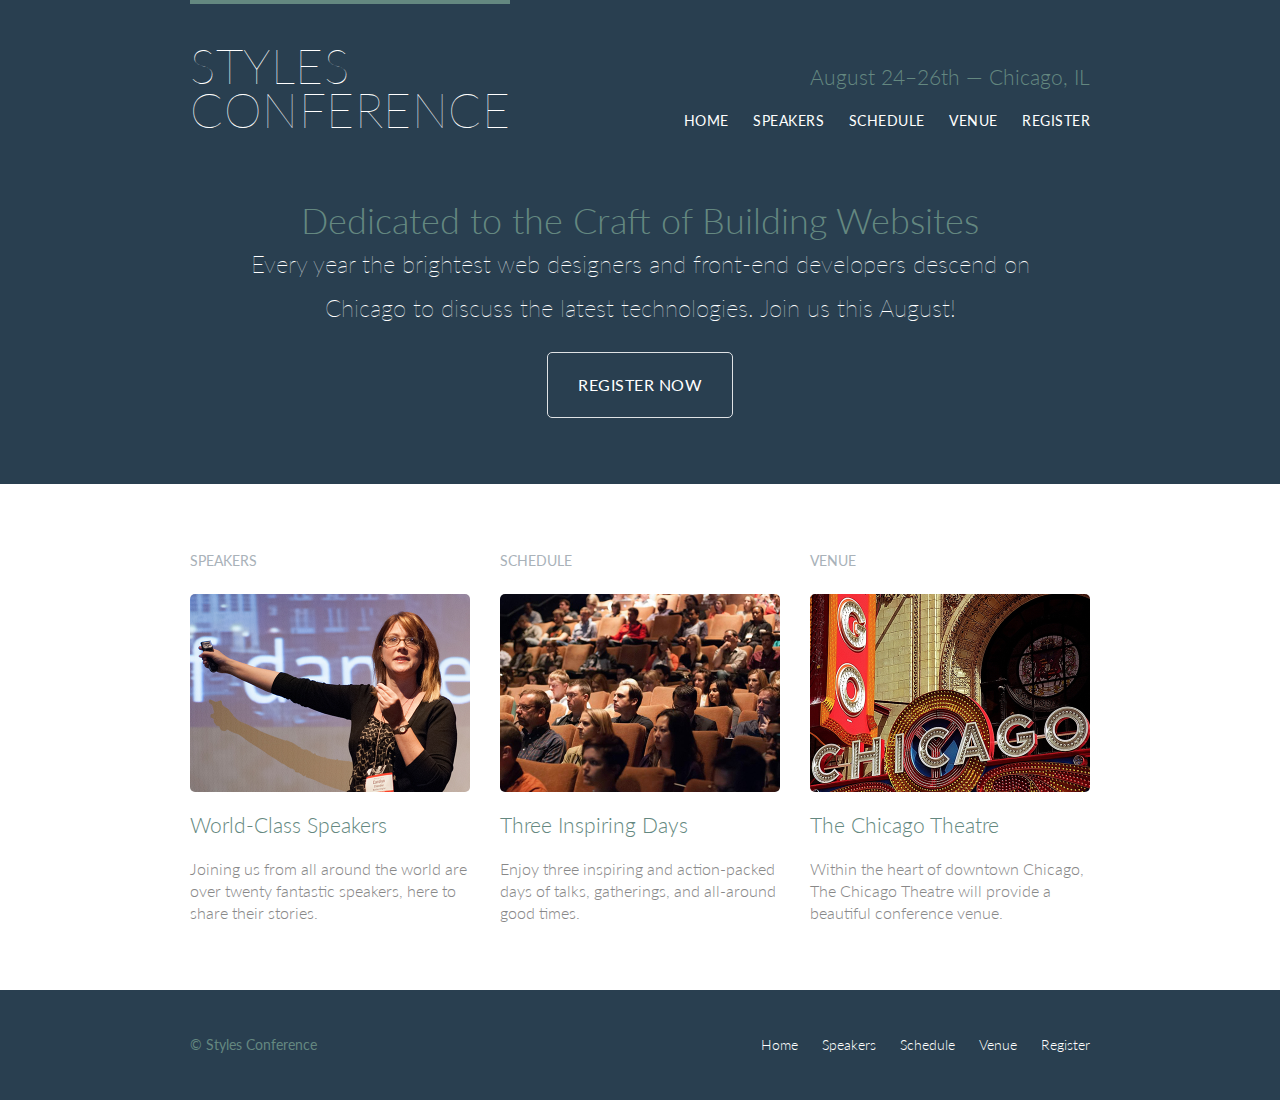
<file: index.html>
<!DOCTYPE html>
<html lang="en">

<head>
    <meta charset="UTF-8">
    <title>Styles Conference</title>
    <link rel="stylesheet" href="assets/stylesheets/main.css" />
    <link rel="preconnect" href="https://fonts.googleapis.com">
    <link rel="preconnect" href="https://fonts.gstatic.com" crossorigin>
    <link href="https://fonts.googleapis.com/css2?family=Lato:wght@100;300;400&display=swap" rel="stylesheet">
</head>

<body>
    <!--Header-->
    <header class="primary-header container group">


        <h1 class="logo">
            <a href="index.html">Styles <br /> Conference</a>
        </h1>


        <h3 class="tagline">August 24&ndash;26th &mdash; Chicago, IL</h3>
        <nav class=" nav primary-nav">
            <ul>
                <li><a href="index.html">Home</a></li><!--
                -->
                <li><a href="speakers.html">Speakers</a></li><!--
                -->
                <li><a href="schedule.html">Schedule</a></li><!--
                -->
                <li><a href="venue.html">Venue</a></li><!--
                -->
                <li><a href="register.html">Register</a></li>
            </ul>
        </nav>
    </header>

    <!--Hero-->

    <section class="hero container">
        <h2>Dedicated to the Craft of Building Websites</h2>
        <p>Every year the brightest web designers and front-end developers descend on Chicago to discuss the latest
            technologies. Join us this August!</p>
        <a class="btn btn-alt" href="register.html">Register Now</a>
    </section>

    <!--Teasers-->
    <section class="row">
        <div class="grid">

            <!-- Speakers -->

            <section class="teaser col-1-3">
                <a href="speakers.html">
                    <h5>Speakers</h5>
                    <img src="assets/images/home/speakers.jpg" alt="Professional Speakers">
                    <h3>World-Class Speakers</h3>
                </a>
                <p>Joining us from all around the world are over twenty fantastic speakers, here to share their stories.
                </p>
            </section><!--

                Schedule 

            -->
            <section class="teaser col-1-3">
                <a href="schedule.html">
                    <h5>Schedule</h5>
                    <img src="assets/images/home/schedule.jpg" alt="Schedule">
                </a>
                <h3>Three Inspiring Days</h3>
                <p>Enjoy three inspiring and action-packed days of talks, gatherings, and all-around good times.</p>
            </section><!--
                
                Venue
    
            -->
            <section class="teaser col-1-3">
                <a href="venue.html">
                    <h5>Venue</h5>
                    <img src="assets/images/home/venue.jpg" alt="Venue">
                </a>
                <h3>The Chicago Theatre</h3>
                <p>Within the heart of downtown Chicago, The Chicago Theatre will provide a beautiful conference venue.
                </p>
            </section>
        </div>
    </section>

    <!--Footer-->

    <footer class="primary-footer container group">
        <small>&copy; Styles Conference</small>
        <nav class="nav">
            <li><a href="index.html">Home</a></li><!--
            -->
            <li><a href="speakers.html">Speakers</a></li><!--
            -->
            <li><a href="schedule.html">Schedule</a></li><!--
            -->
            <li><a href="venue.html">Venue</a></li><!--
            -->
            <li><a href="register.html">Register</a></li>
        </nav>
    </footer>

</body>

</html>
</file>
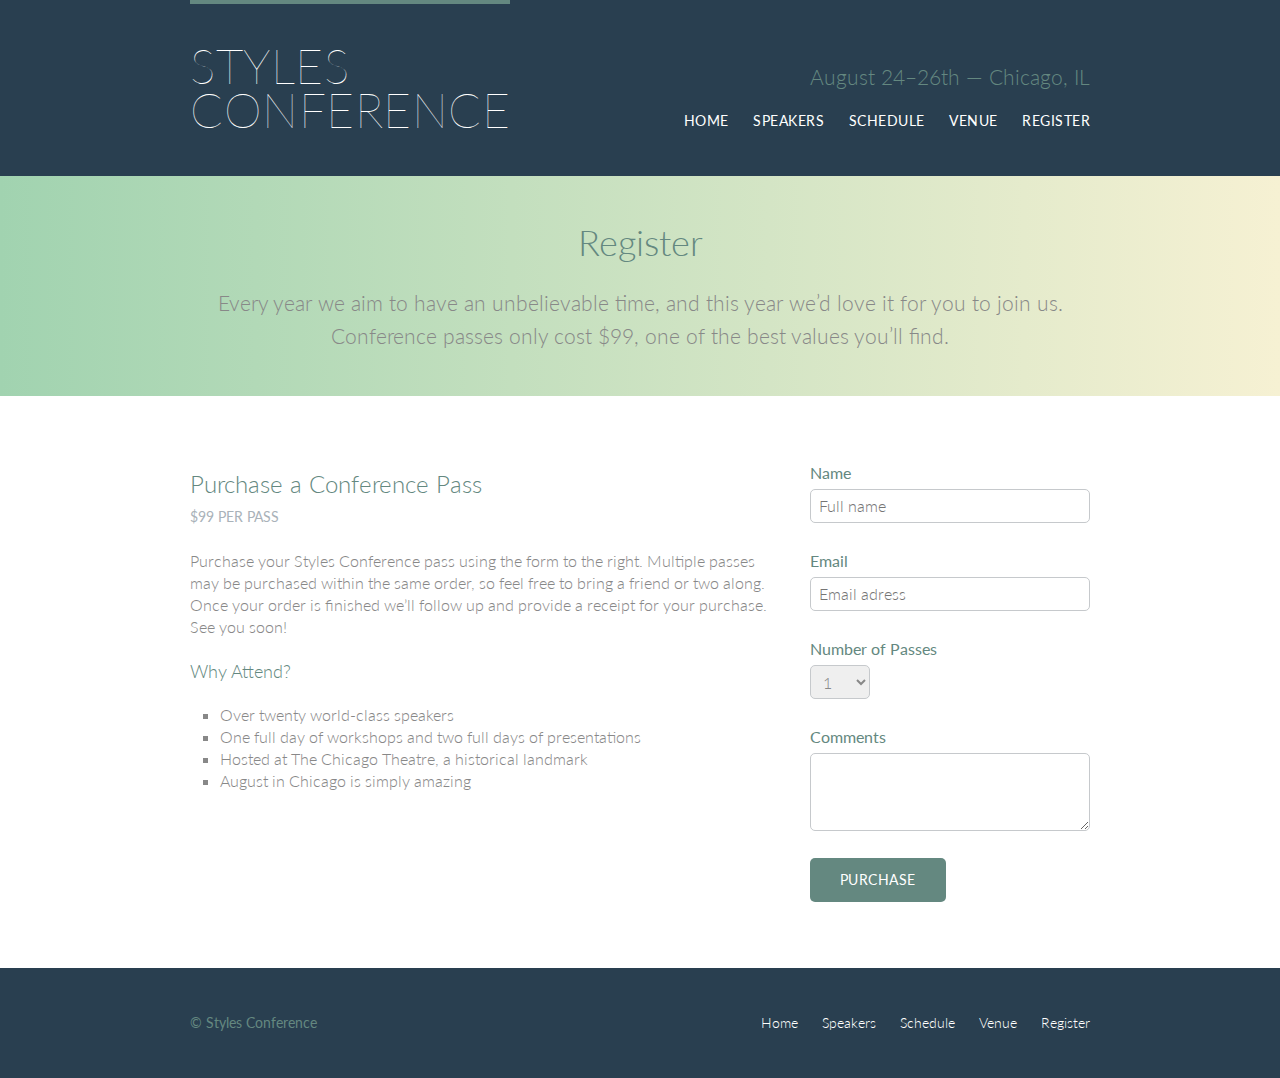
<file: register.html>
<!DOCTYPE html>
<html lang="en">

<head>
    <meta charset="UTF-8">
    <meta name="viewport" content="width=device-width, initial-scale=1.0">
    <title>Register</title>
    <link rel="stylesheet" href="assets/stylesheets/main.css" />
    <link rel="preconnect" href="https://fonts.googleapis.com">
    <link rel="preconnect" href="https://fonts.gstatic.com" crossorigin>
    <link href="https://fonts.googleapis.com/css2?family=Lato:wght@100;300;400&display=swap" rel="stylesheet">
</head>

<body>
    <!--Header-->

    <header class=" primary-header container group">


        <h1 class="logo">
            <a href="index.html">Styles <br /> Conference</a>
        </h1>


        <h3 class="tagline">August 24&ndash;26th &mdash; Chicago, IL</h3>
        <nav class=" nav primary-nav">
            <ul>
                <li><a href="index.html">Home</a></li><!--
                -->
                <li><a href="speakers.html">Speakers</a></li><!--
                -->
                <li><a href="schedule.html">Schedule</a></li><!--
                -->
                <li><a href="venue.html">Venue</a></li><!--
                -->
                <li><a href="register.html">Register</a></li>
            </ul>
        </nav>
    </header>
    <!-- Lead -->

    <section class="row-alt">
        <div class="lead container">

            <h1>Register</h1>

            <p>Every year we aim to have an unbelievable time, and this year we&#8217;d love it for you to join us.
                Conference passes only cost $99, one of the best values you&#8217;ll find.</p>

        </div>
    </section>

    <section class="row">
        <div class="grid">
            <section class="col-2-3">
                <h2>Purchase a Conference Pass</h2>
                <h5>$99 per Pass</h5>

                <p>Purchase your Styles Conference pass using the form to the right. Multiple passes may be purchased
                    within the same order, so feel free to bring a friend or two along. Once your order is finished
                    we&#8217;ll follow up and provide a receipt for your purchase. See you soon!</p>

                <h4>Why Attend?</h4>

                <ul class="why-attend">
                    <li>Over twenty world-class speakers</li>
                    <li>One full day of workshops and two full days of presentations</li>
                    <li>Hosted at The Chicago Theatre, a historical landmark</li>
                    <li>August in Chicago is simply amazing</li>
                </ul>
            </section><!--
            -->
            <form class="col-1-3" action="#" method="post">
                <fieldset class="register-group">
                    <label>
                        Name
                        <input type="text" name="name" placeholder="Full name" required>
                    </label>

                    <label>
                        Email
                        <input type="email" name="email" placeholder="Email adress" required>
                    </label>

                    <label>
                        Number of Passes
                        <select name="quantity" required>
                            <option value="1" selected>1</option>
                            <option value="2">2</option>
                            <option value="3">3</option>
                            <option value="4">4</option>
                            <option value="5">5</option>
                        </select>
                    </label>

                    <label>
                        Comments
                        <textarea name="comments"></textarea>
                    </label>
                </fieldset>

                <input class="btn btn-default" type="submit" name="submit" value="Purchase">

            </form>
        </div>

    </section>

    <!--Footer-->

    <footer class="primary-footer container group">
        <small>&copy; Styles Conference</small>
        <nav class="nav">
            <li><a href="index.html">Home</a></li><!--
            -->
            <li><a href="speakers.html">Speakers</a></li><!--
            -->
            <li><a href="schedule.html">Schedule</a></li><!--
            -->
            <li><a href="venue.html">Venue</a></li><!--
            -->
            <li><a href="register.html">Register</a></li>
        </nav>
    </footer>
</body>

</html>
</file>
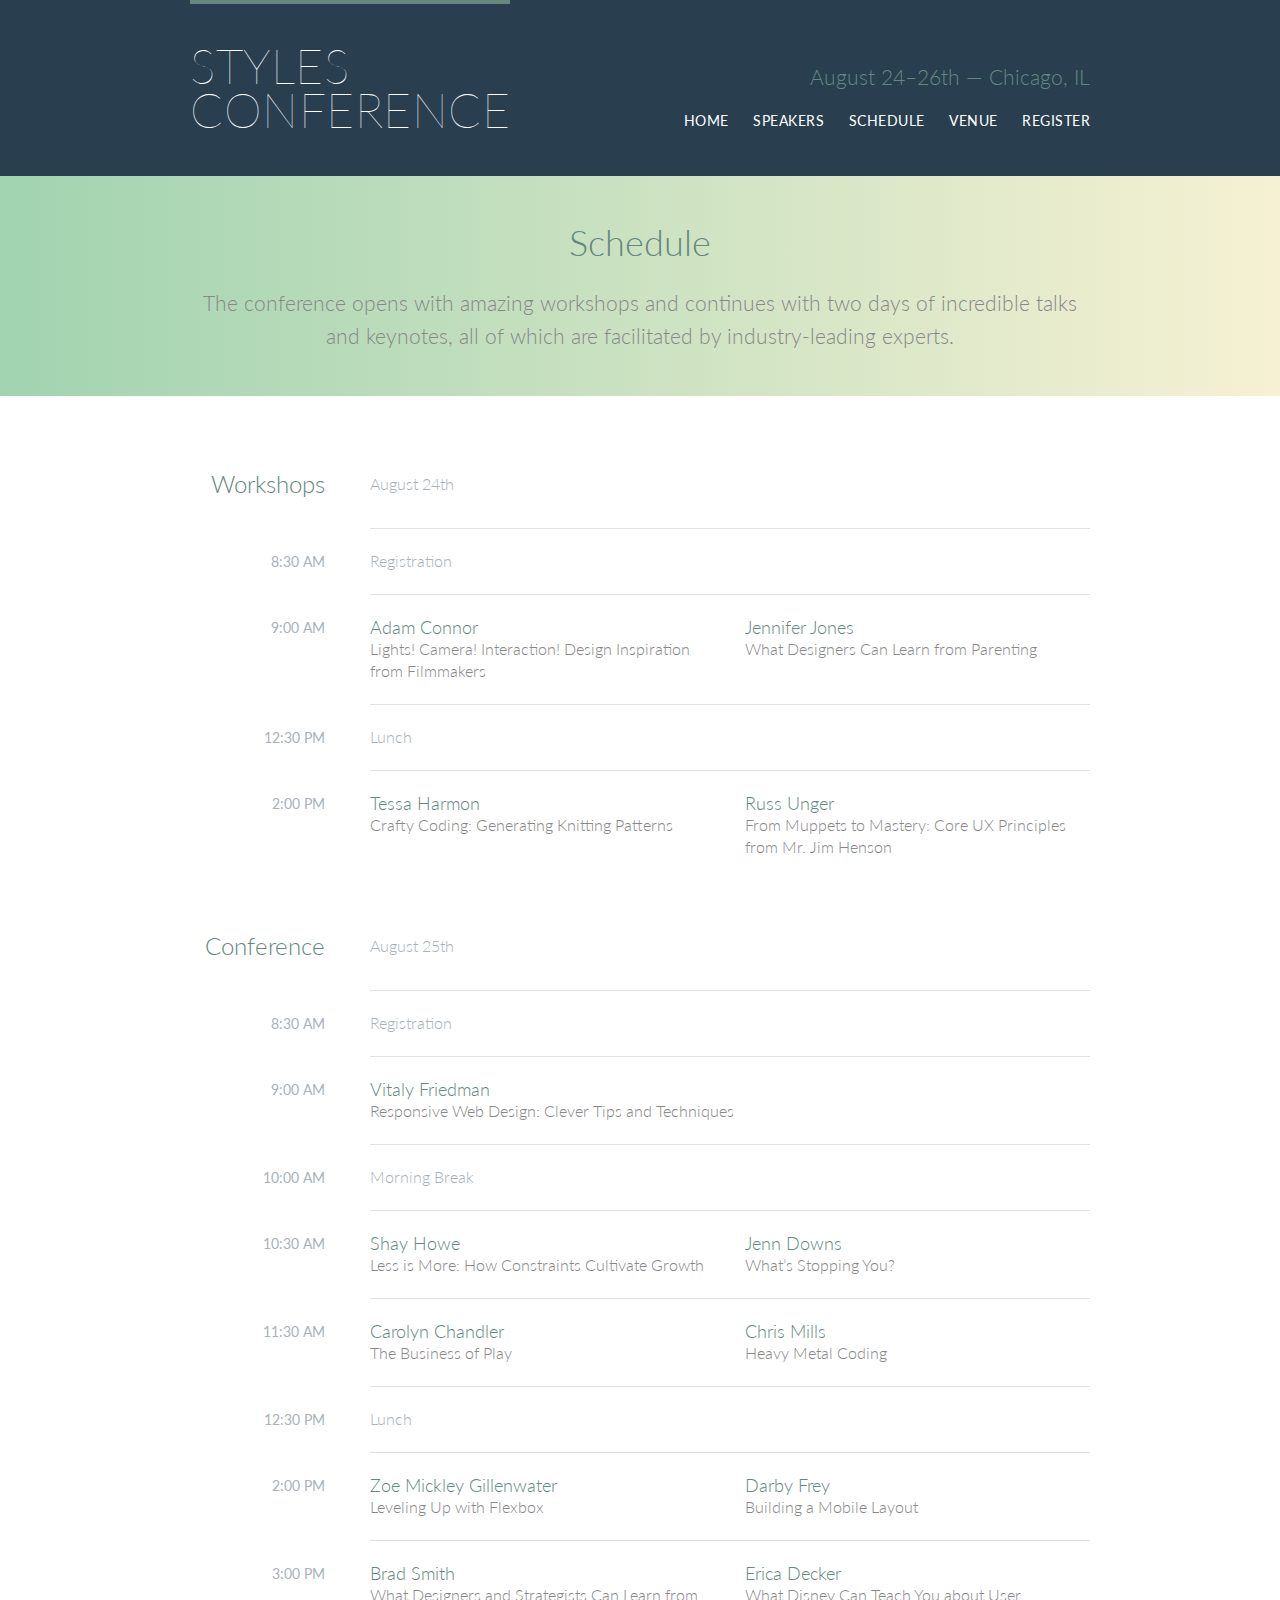
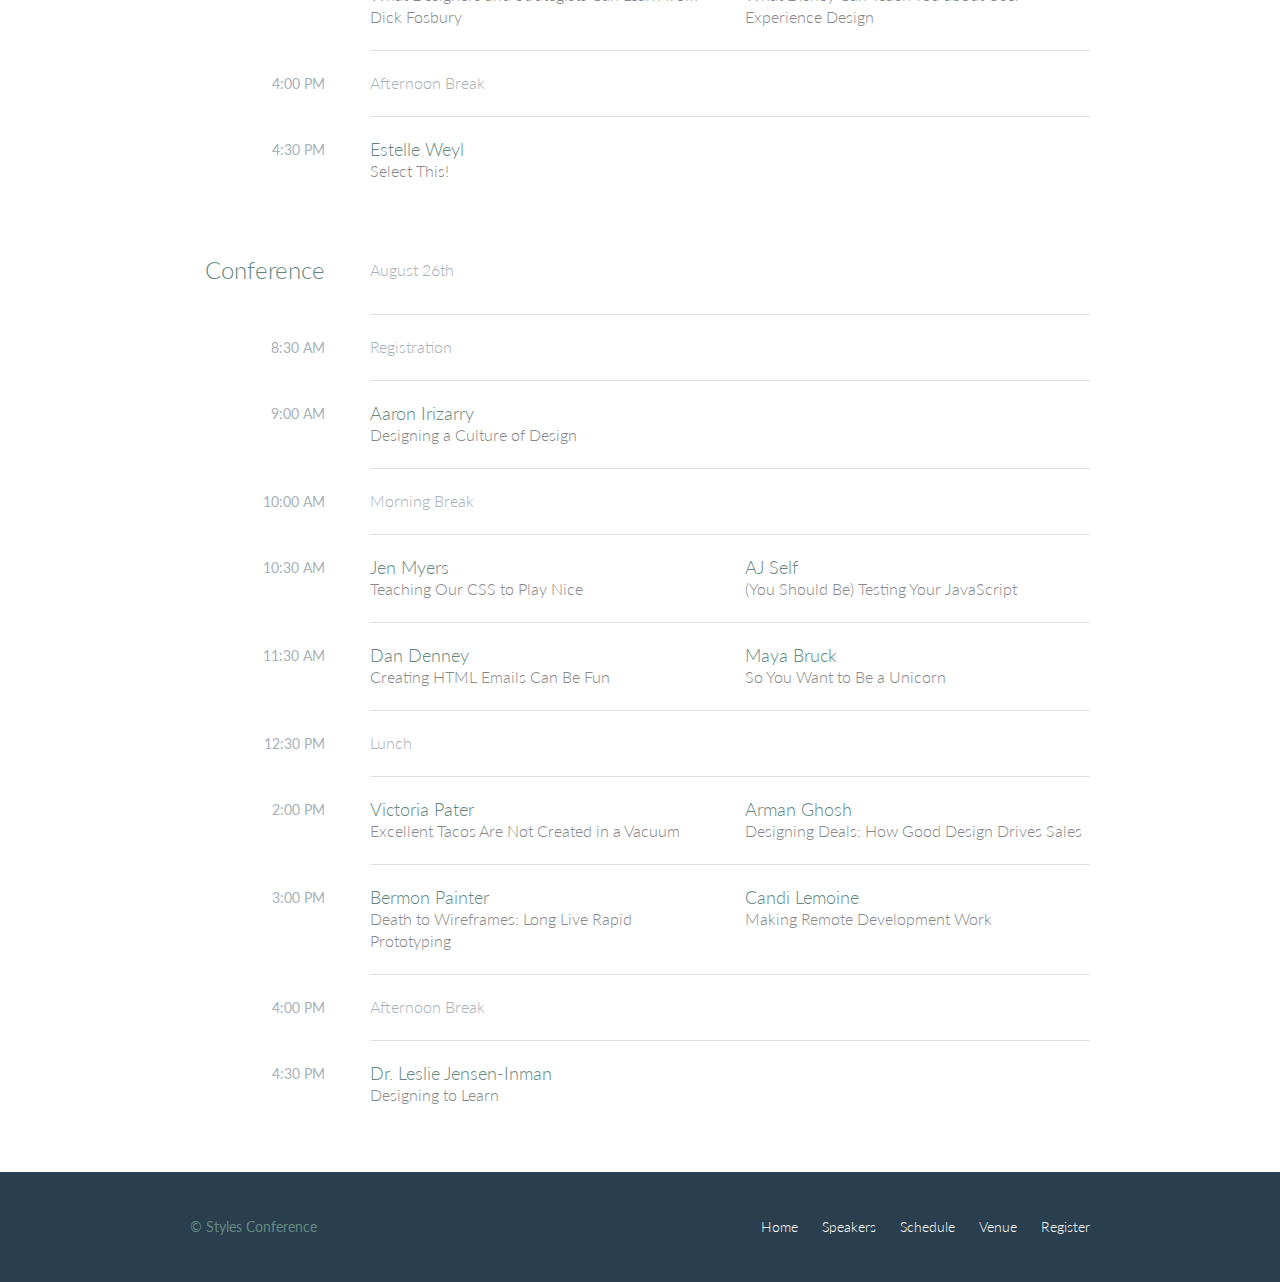
<file: schedule.html>
<!DOCTYPE html>
<html lang="en">

<head>
    <meta charset="UTF-8">
    <meta name="viewport" content="width=device-width, initial-scale=1.0">
    <title>Schedule</title>
    <link rel="stylesheet" href="assets/stylesheets/main.css" />
    <link rel="preconnect" href="https://fonts.googleapis.com">
    <link rel="preconnect" href="https://fonts.gstatic.com" crossorigin>
    <link href="https://fonts.googleapis.com/css2?family=Lato:wght@100;300;400&display=swap" rel="stylesheet">
</head>

<body>
    <!--Header-->
    <header class="primary-header container group">


        <h1 class="logo">
            <a href="index.html">Styles <br /> Conference</a>
        </h1>


        <h3 class="tagline">August 24&ndash;26th &mdash; Chicago, IL</h3>
        <nav class=" nav primary-nav">
            <ul>
                <li><a href="index.html">Home</a></li><!--
                -->
                <li><a href="speakers.html">Speakers</a></li><!--
                -->
                <li><a href="schedule.html">Schedule</a></li><!--
                -->
                <li><a href="venue.html">Venue</a></li><!--
                -->
                <li><a href="register.html">Register</a></li>
            </ul>
        </nav>
    </header>

    <!-- Lead -->

    <section class="row-alt">
        <div class="lead container">

            <h1>Schedule</h1>

            <p>The conference opens with amazing workshops and continues with two days of incredible talks and keynotes,
                all of which are facilitated by industry-leading experts.</p>

        </div>
    </section>

    <!-- Main content-->


    <section class="row">
        <div class="container">

            <!-- Workshops -->

            <table>
                <thead>
                    <tr>
                        <th scope="row">
                            Workshops
                        </th>
                        <td class="schedule-offset" colspan="2">
                            August 24th
                        </td>
                    </tr>
                </thead>
                <tbody>
                    <tr>
                        <th scope="row">
                            <time datetime="08:30:00">8:30 AM</time>
                        </th>
                        <td class="schedule-offset" colspan="2">
                            Registration
                        </td>
                    </tr>
                    <tr>
                        <th scope="row">
                            <time datetime="09:00:00">9:00 AM</time>
                        </th>
                        <td>
                            <a href="speakers.html#adam-connor">
                                <h4>Adam Connor</h4>
                                Lights! Camera! Interaction! Design Inspiration from Filmmakers
                            </a>
                        </td>
                        <td>
                            <a href="speakers.html#jennifer-jones">
                                <h4>Jennifer Jones</h4>
                                What Designers Can Learn from Parenting
                            </a>
                        </td>
                    </tr>
                    <tr>
                        <th scope="row">
                            <time datetime="12:30:00">12:30 PM</time>
                        </th>
                        <td class="schedule-offset" colspan="2">
                            Lunch
                        </td>
                    </tr>
                    <tr>
                        <th scope="row">
                            <time datetime="14:00">2:00 PM</time>
                        </th>
                        <td>
                            <a href="speakers.html#tessa-harmon">
                                <h4>Tessa Harmon</h4>
                                Crafty Coding: Generating Knitting Patterns
                            </a>
                        </td>
                        <td>
                            <a href="speakers.html#russ-unger">
                                <h4>Russ Unger</h4>
                                From Muppets to Mastery: Core UX Principles from Mr. Jim Henson
                            </a>
                        </td>
                    </tr>
                </tbody>
            </table>

            <!-- Conference -->

            <table>
                <thead>
                    <tr>
                        <th scope="row">
                            Conference
                        </th>
                        <td class="schedule-offset" colspan="2">
                            August 25th
                        </td>
                    </tr>
                </thead>
                <tbody>
                    <tr>
                        <th scope="row">
                            <time datetime="08:30:00">8:30 AM</time>
                        </th>
                        <td class="schedule-offset" colspan="2">
                            Registration
                        </td>
                    </tr>
                    <tr>
                        <th scope="row">
                            <time datetime="09:00:00">9:00 AM</time>
                        </th>
                        <td colspan="2">
                            <a href="speakers.html#vitaly-friedman">
                                <h4>Vitaly Friedman</h4>
                                Responsive Web Design: Clever Tips and Techniques
                            </a>
                        </td>
                    </tr>
                    <tr>
                        <th scope="row">
                            <time datetime="10:00:00">10:00 AM</time>
                        </th>
                        <td class="schedule-offset" colspan="2">
                            Morning Break
                        </td>
                    </tr>
                    <tr>
                        <th scope="row">
                            <time datetime="10:30:00">10:30 AM</time>
                        </th>
                        <td>
                            <a href="speakers.html#shay-howe">
                                <h4>Shay Howe</h4>
                                Less is More: How Constraints Cultivate Growth
                            </a>
                        </td>
                        <td>
                            <a href="speakers.html#jenn-downs">
                                <h4>Jenn Downs</h4>
                                What&#8217;s Stopping You?
                            </a>
                        </td>
                    </tr>
                    <tr>
                        <th scope="row">
                            <time datetime="11:30:00">11:30 AM</time>
                        </th>
                        <td>
                            <a href="speakers.html#carolyn-chandler">
                                <h4>Carolyn Chandler</h4>
                                The Business of Play
                            </a>
                        </td>
                        <td>
                            <a href="speakers.html#chris-mills">
                                <h4>Chris Mills</h4>
                                Heavy Metal Coding
                            </a>
                        </td>
                    </tr>
                    <tr>
                        <th scope="row">
                            <time datetime="12:30:00">12:30 PM</time>
                        </th>
                        <td class="schedule-offset" colspan="2">
                            Lunch
                        </td>
                    </tr>
                    <tr>
                        <th scope="row">
                            <time datetime="14:00">2:00 PM</time>
                        </th>
                        <td>
                            <a href="speakers.html#zoe-mickley-gillenwater">
                                <h4>Zoe Mickley Gillenwater</h4>
                                Leveling Up with Flexbox
                            </a>
                        </td>
                        <td>
                            <a href="speakers.html#darby-frey">
                                <h4>Darby Frey</h4>
                                Building a Mobile Layout
                            </a>
                        </td>
                    </tr>
                    <tr>
                        <th scope="row">
                            <time datetime="15:00:00">3:00 PM</time>
                        </th>
                        <td>
                            <a href="speakers.html#brad-smith">
                                <h4>Brad Smith</h4>
                                What Designers and Strategists Can Learn from Dick Fosbury
                            </a>
                        </td>
                        <td>
                            <a href="speakers.html#erica-decker">
                                <h4>Erica Decker</h4>
                                What Disney Can Teach You about User Experience Design
                            </a>
                        </td>
                    </tr>
                    <tr>
                        <th scope="row">
                            <time datetime="16:00:00">4:00 PM</time>
                        </th>
                        <td class="schedule-offset" colspan="2">
                            Afternoon Break
                        </td>
                    </tr>
                    <tr>
                        <th scope="row">
                            <time datetime="16:30:00">4:30 PM</time>
                        </th>
                        <td colspan="2">
                            <a href="speakers.html#estelle-weyl">
                                <h4>Estelle Weyl</h4>
                                Select This!
                            </a>
                        </td>
                    </tr>
                </tbody>
            </table>

            <!-- Conference -->

            <table>
                <thead>
                    <tr>
                        <th scope="row">
                            Conference
                        </th>
                        <td class="schedule-offset" colspan="2">
                            August 26th
                        </td>
                    </tr>
                </thead>
                <tbody>
                    <tr>
                        <th scope="row">
                            <time datetime="08:30:00">8:30 AM</time>
                        </th>
                        <td class="schedule-offset" colspan="2">
                            Registration
                        </td>
                    </tr>
                    <tr>
                        <th scope="row">
                            <time datetime="09:00:00">9:00 AM</time>
                        </th>
                        <td colspan="2">
                            <a href="speakers.html#aaron-irizarry">
                                <h4>Aaron Irizarry</h4>
                                Designing a Culture of Design
                            </a>
                        </td>
                    </tr>
                    <tr>
                        <th scope="row">
                            <time datetime="10:00:00">10:00 AM</time>
                        </th>
                        <td class="schedule-offset" colspan="2">
                            Morning Break
                        </td>
                    </tr>
                    <tr>
                        <th scope="row">
                            <time datetime="10:30:00">10:30 AM</time>
                        </th>
                        <td>
                            <a href="speakers.html#jen-myers">
                                <h4>Jen Myers</h4>
                                Teaching Our CSS to Play Nice
                            </a>
                        </td>
                        <td>
                            <a href="speakers.html#aj-self">
                                <h4>AJ Self</h4>
                                (You Should Be) Testing Your JavaScript
                            </a>
                        </td>
                    </tr>
                    <tr>
                        <th scope="row">
                            <time datetime="11:30:00">11:30 AM</time>
                        </th>
                        <td>
                            <a href="speakers.html#dan-denney">
                                <h4>Dan Denney</h4>
                                Creating HTML Emails Can Be Fun
                            </a>
                        </td>
                        <td>
                            <a href="speakers.html#maya-bruck">
                                <h4>Maya Bruck</h4>
                                So You Want to Be a Unicorn
                            </a>
                        </td>
                    </tr>
                    <tr>
                        <th scope="row">
                            <time datetime="12:30:00">12:30 PM</time>
                        </th>
                        <td class="schedule-offset" colspan="2">
                            Lunch
                        </td>
                    </tr>
                    <tr>
                        <th scope="row">
                            <time datetime="14:00">2:00 PM</time>
                        </th>
                        <td>
                            <a href="speakers.html#victoria-pater">
                                <h4>Victoria Pater</h4>
                                Excellent Tacos Are Not Created in a Vacuum
                            </a>
                        </td>
                        <td>
                            <a href="speakers.html#arman-ghosh">
                                <h4>Arman Ghosh</h4>
                                Designing Deals: How Good Design Drives Sales
                            </a>
                        </td>
                    </tr>
                    <tr>
                        <th scope="row">
                            <time datetime="15:00:00">3:00 PM</time>
                        </th>
                        <td>
                            <a href="speakers.html#bermon-painter">
                                <h4>Bermon Painter</h4>
                                Death to Wireframes: Long Live Rapid Prototyping
                            </a>
                        </td>
                        <td>
                            <a href="speakers.html#candi-lemoine">
                                <h4>Candi Lemoine</h4>
                                Making Remote Development Work
                            </a>
                        </td>
                    </tr>
                    <tr>
                        <th scope="row">
                            <time datetime="16:00:00">4:00 PM</time>
                        </th>
                        <td class="schedule-offset" colspan="2">
                            Afternoon Break
                        </td>
                    </tr>
                    <tr>
                        <th scope="row">
                            <time datetime="16:30:00">4:30 PM</time>
                        </th>
                        <td colspan="2">
                            <a href="speakers.html#leslie-jensen-inman">
                                <h4>Dr. Leslie Jensen-Inman</h4>
                                Designing to Learn
                            </a>
                        </td>
                    </tr>
                </tbody>
            </table>

        </div>
    </section>

    <!--Foorer-->
    <footer class="primary-footer container group">
        <small>&copy; Styles Conference</small>
        <nav class="nav">
            <li><a href="index.html">Home</a></li><!--
            -->
            <li><a href="speakers.html">Speakers</a></li><!--
            -->
            <li><a href="schedule.html">Schedule</a></li><!--
            -->
            <li><a href="venue.html">Venue</a></li><!--
            -->
            <li><a href="register.html">Register</a></li>
        </nav>
    </footer>
</body>

</html>
</file>
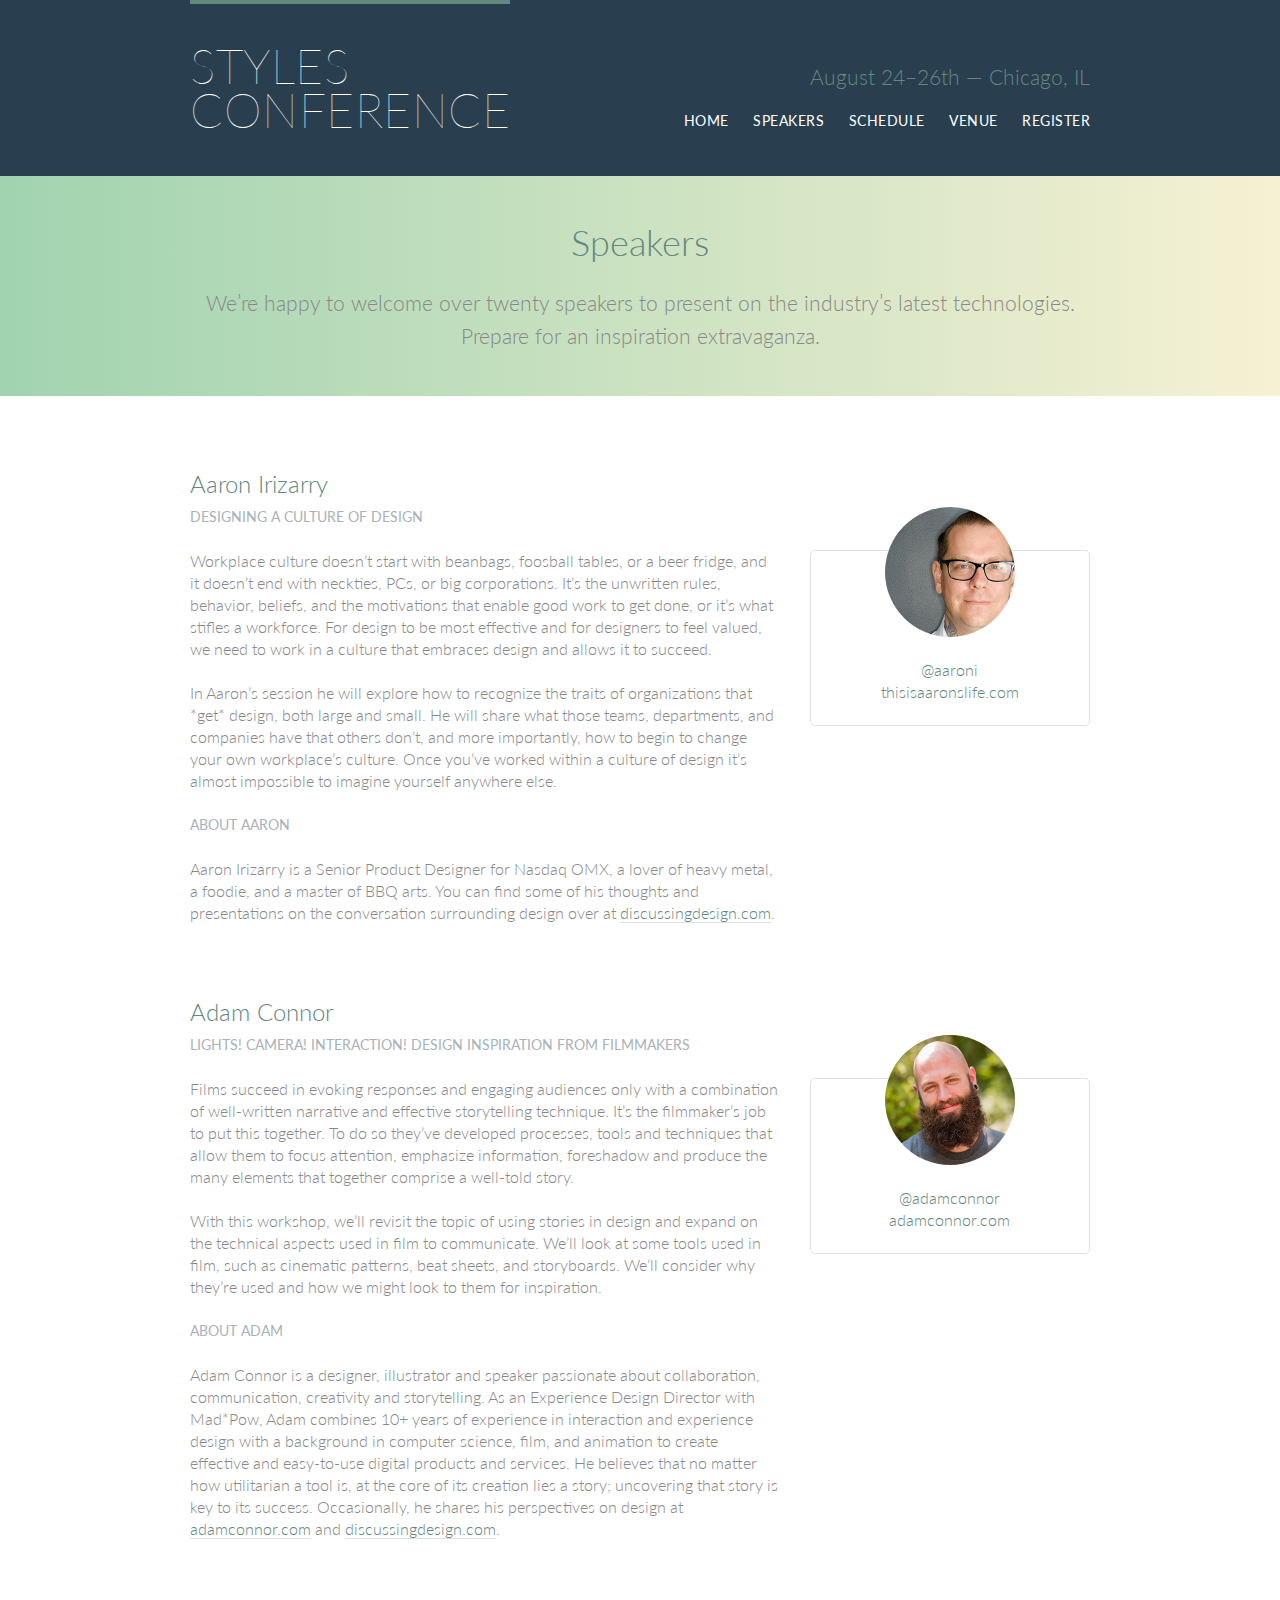
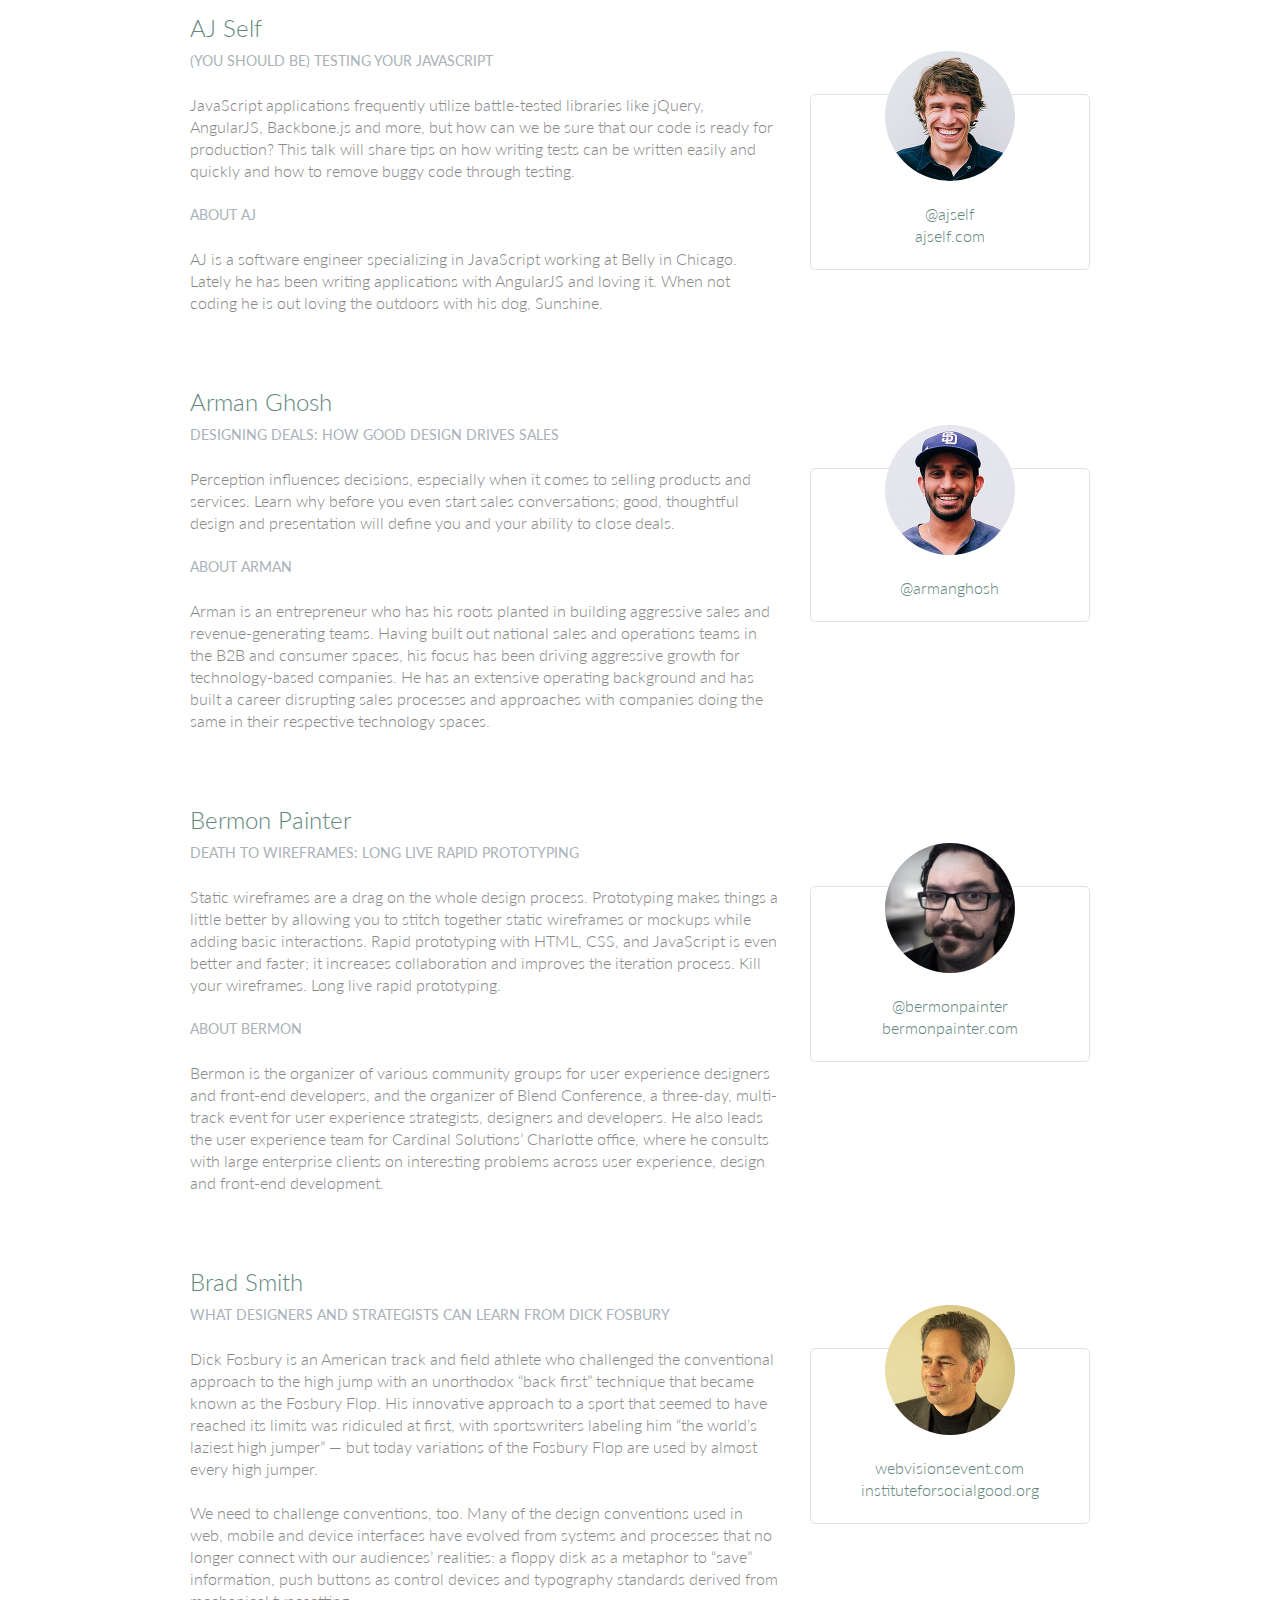
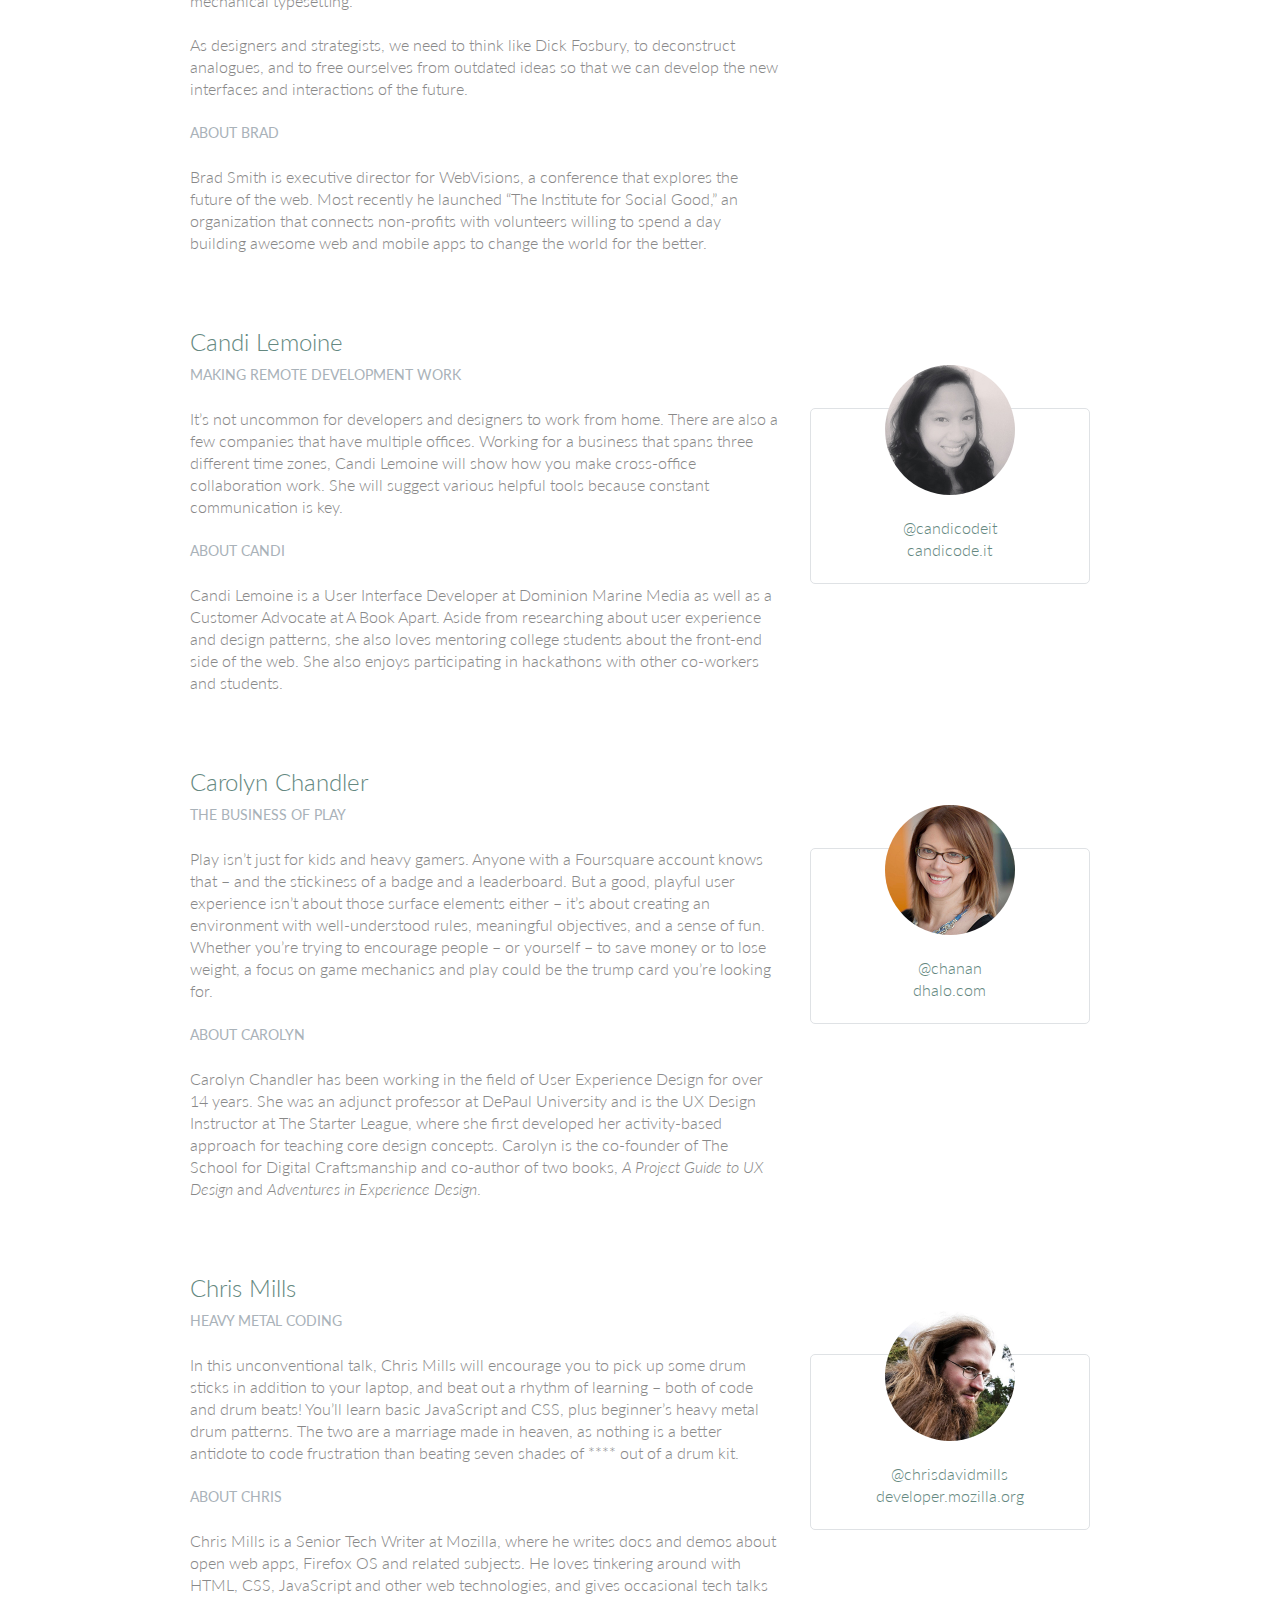
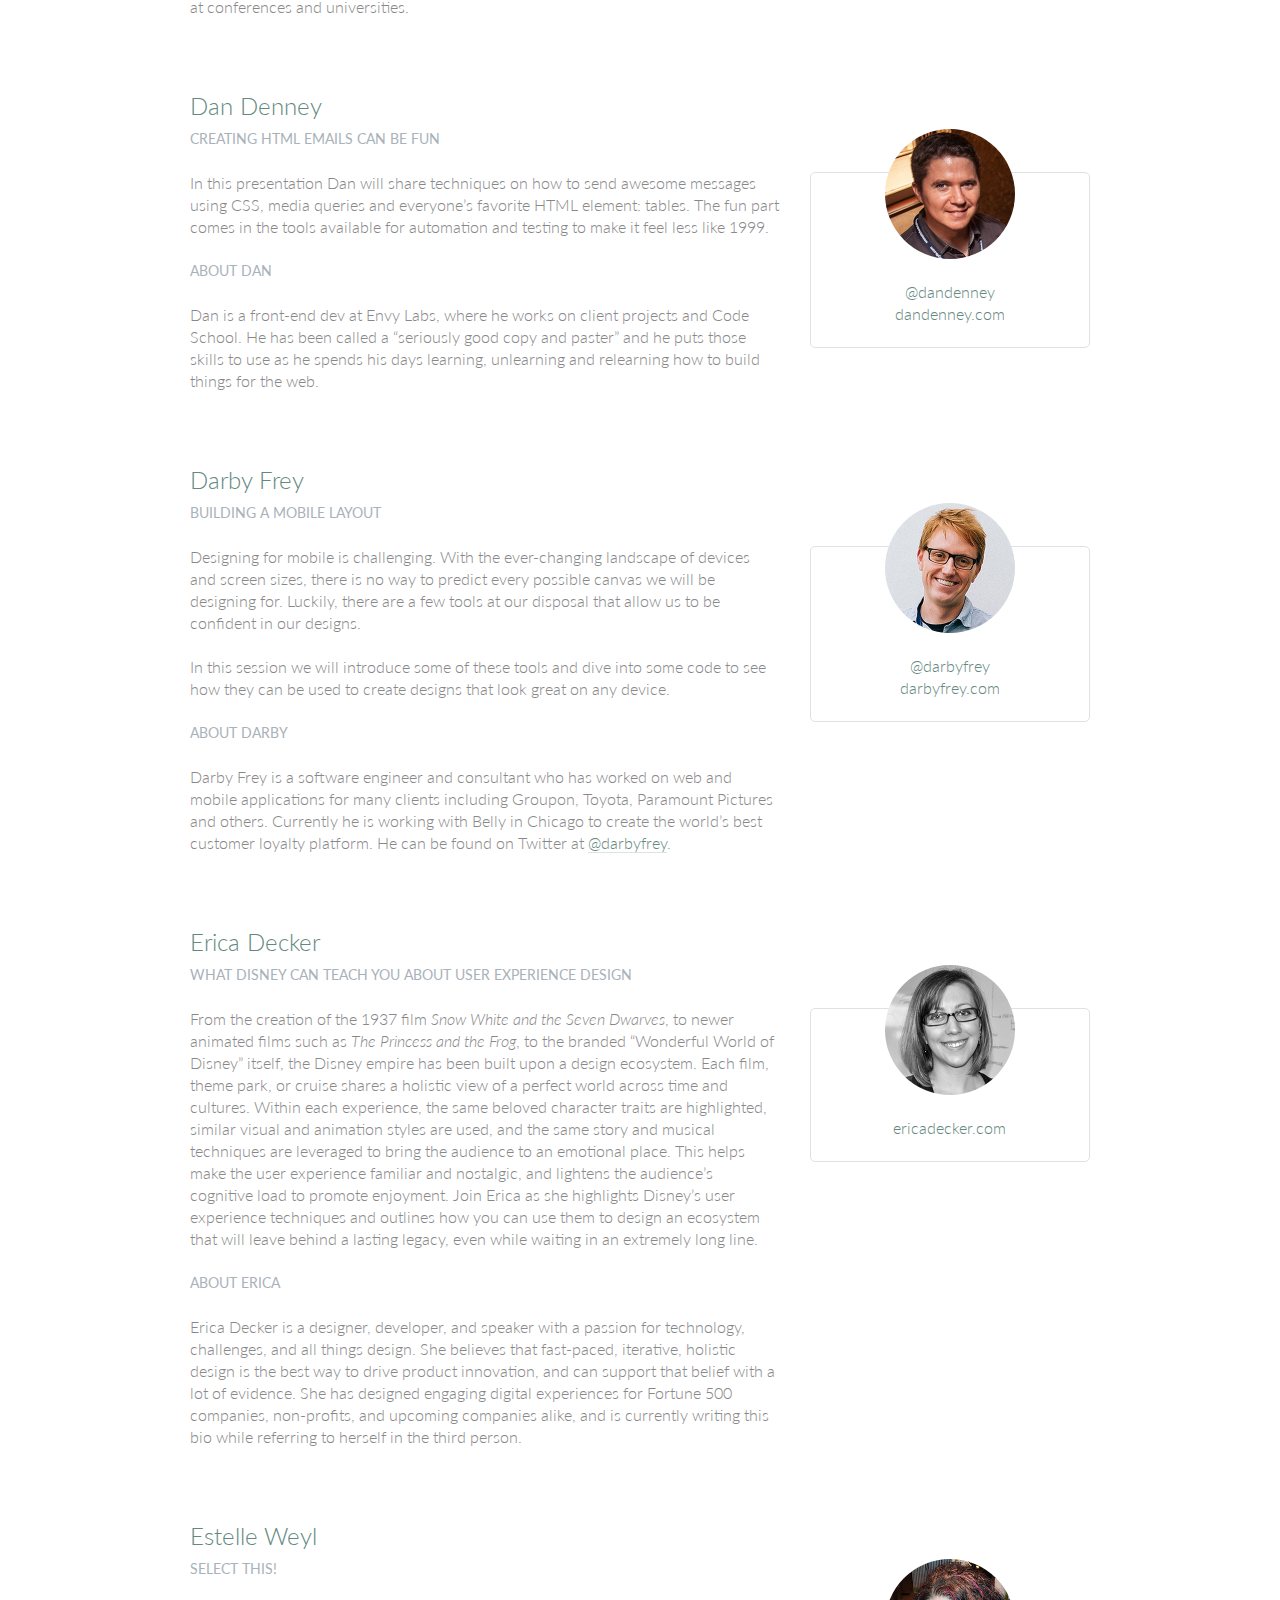
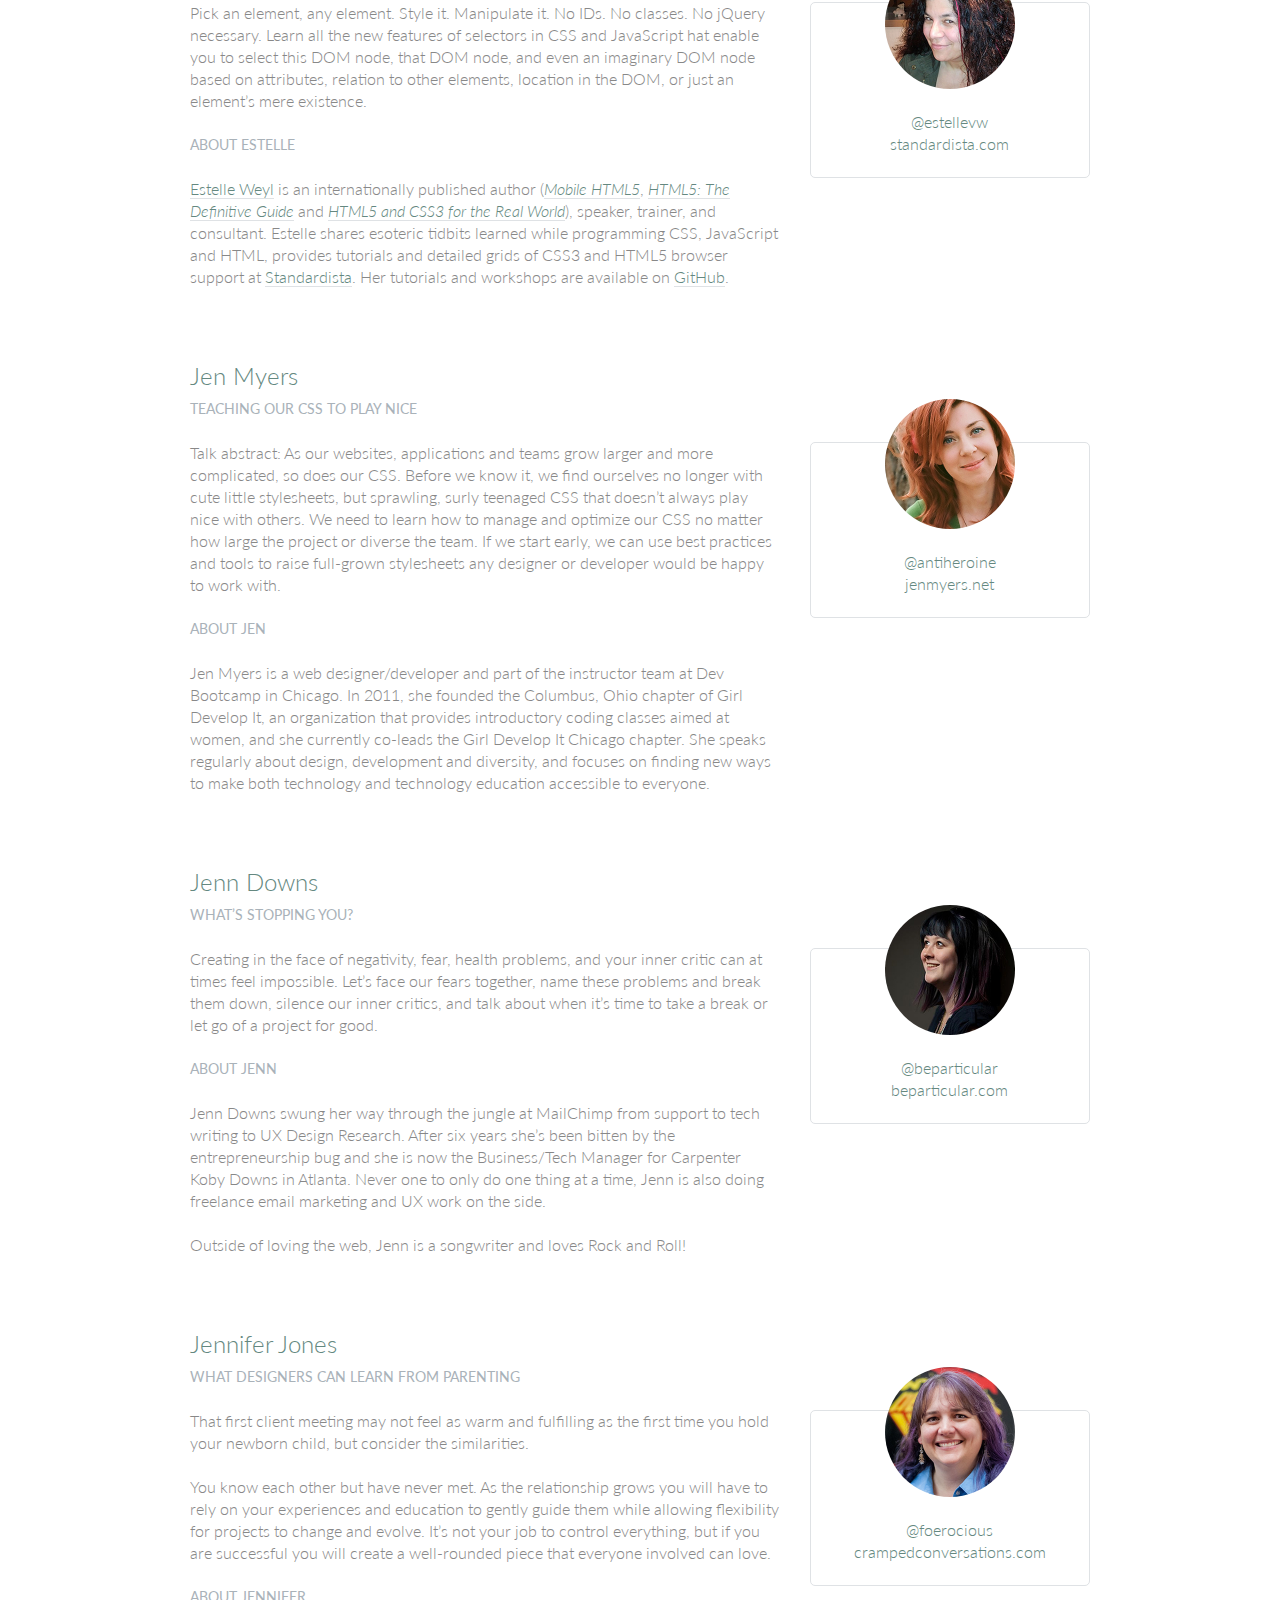
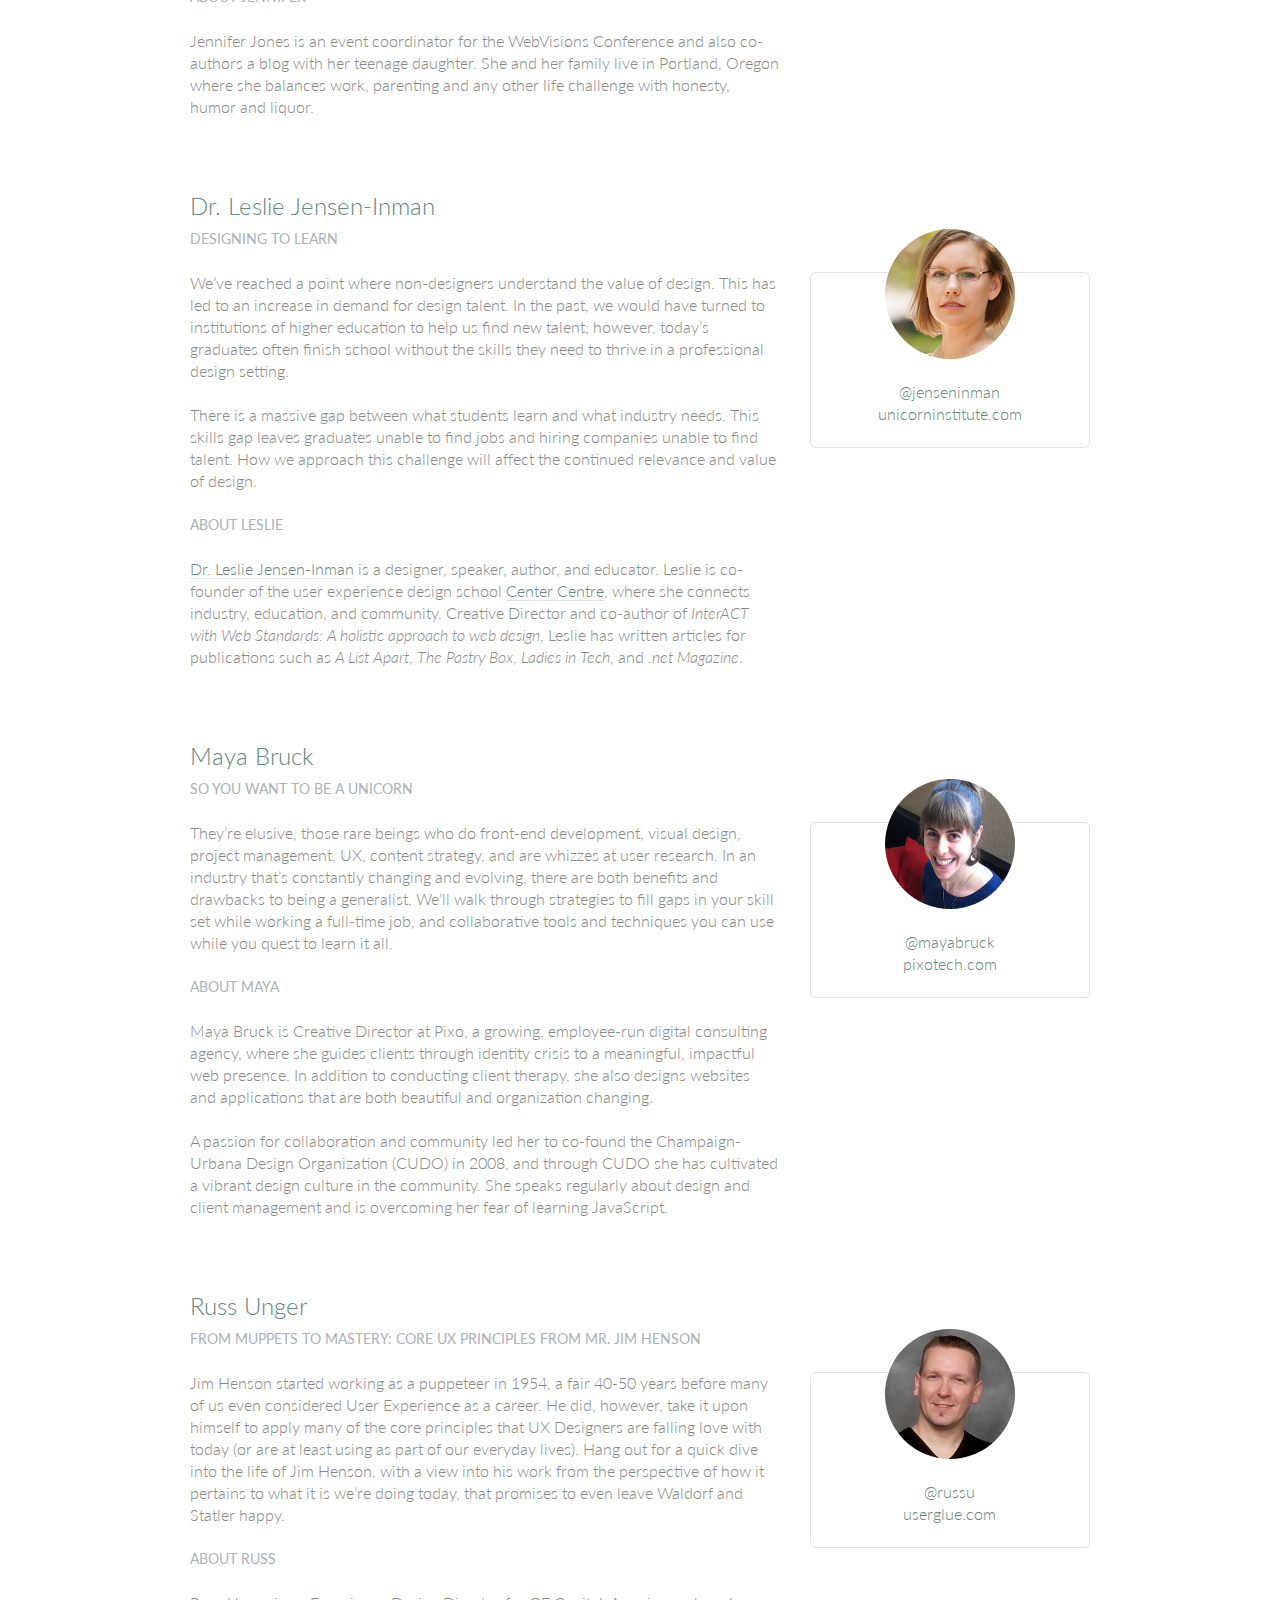
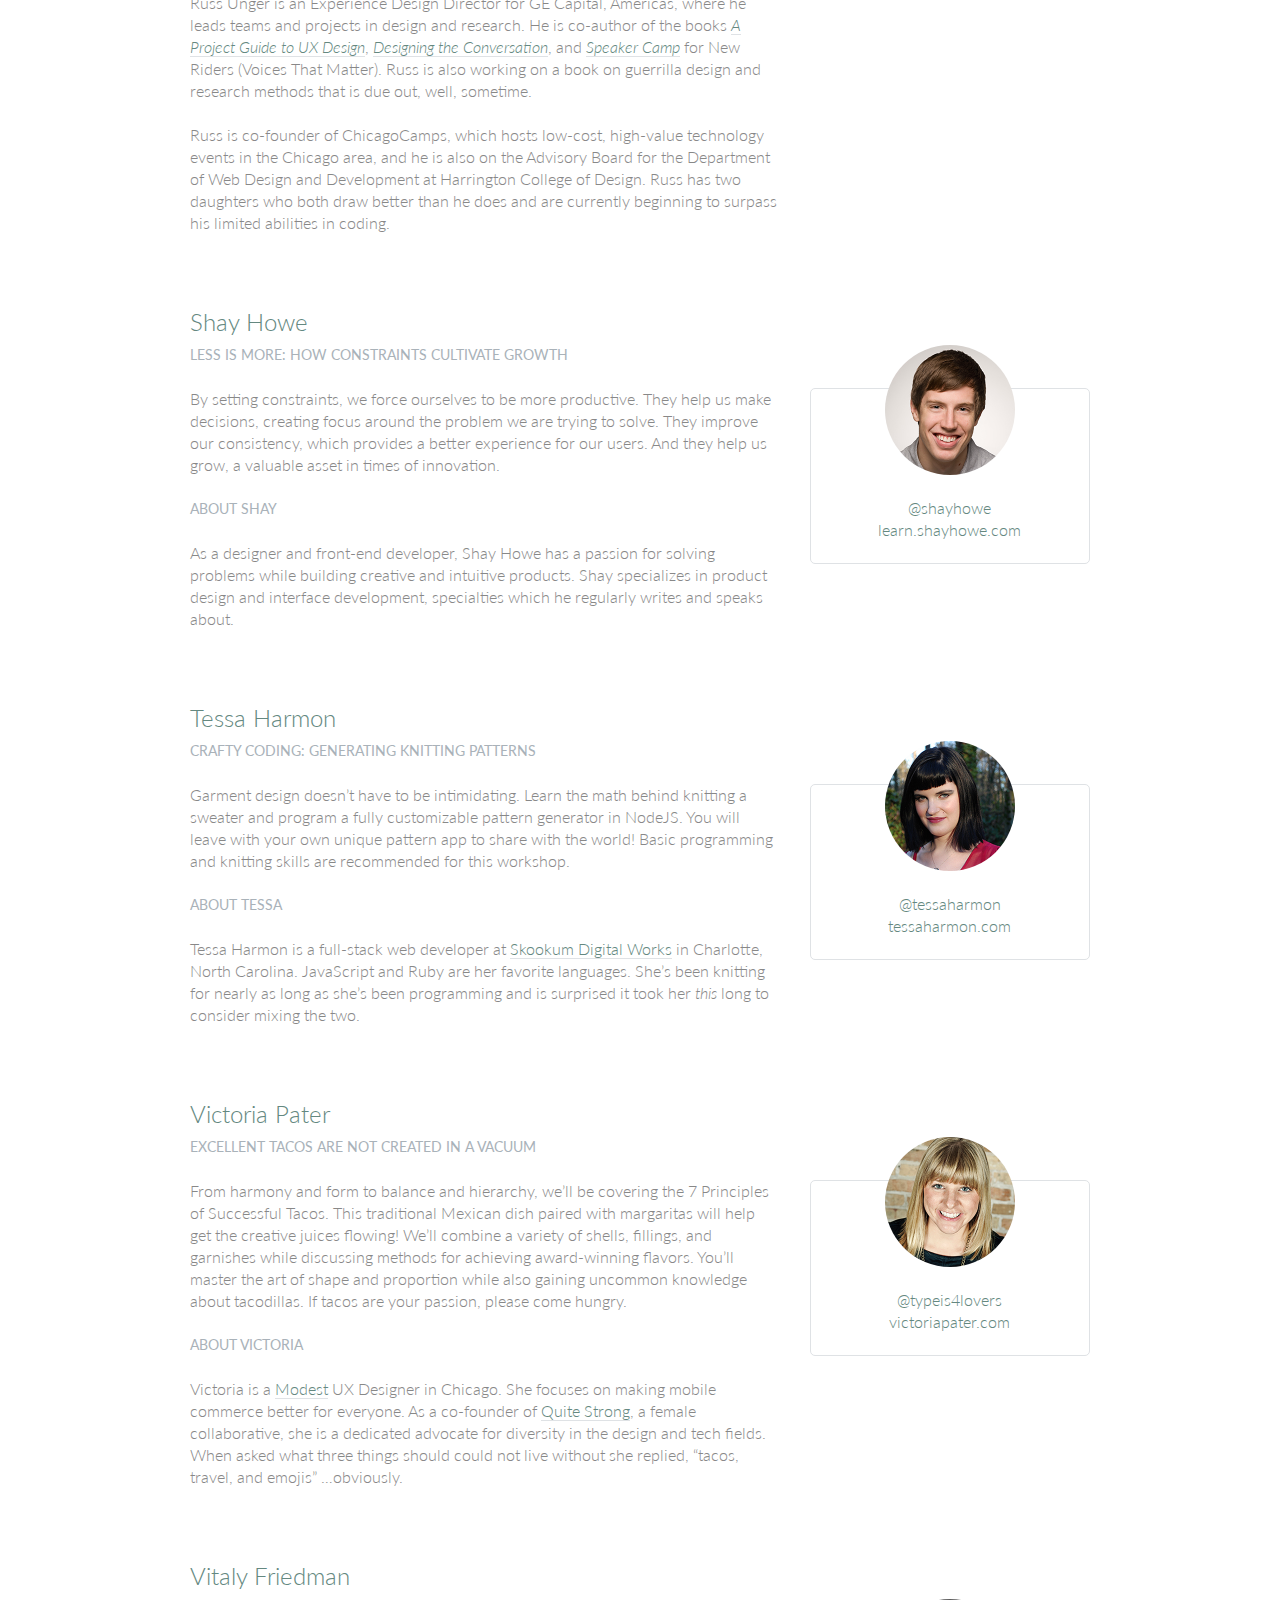
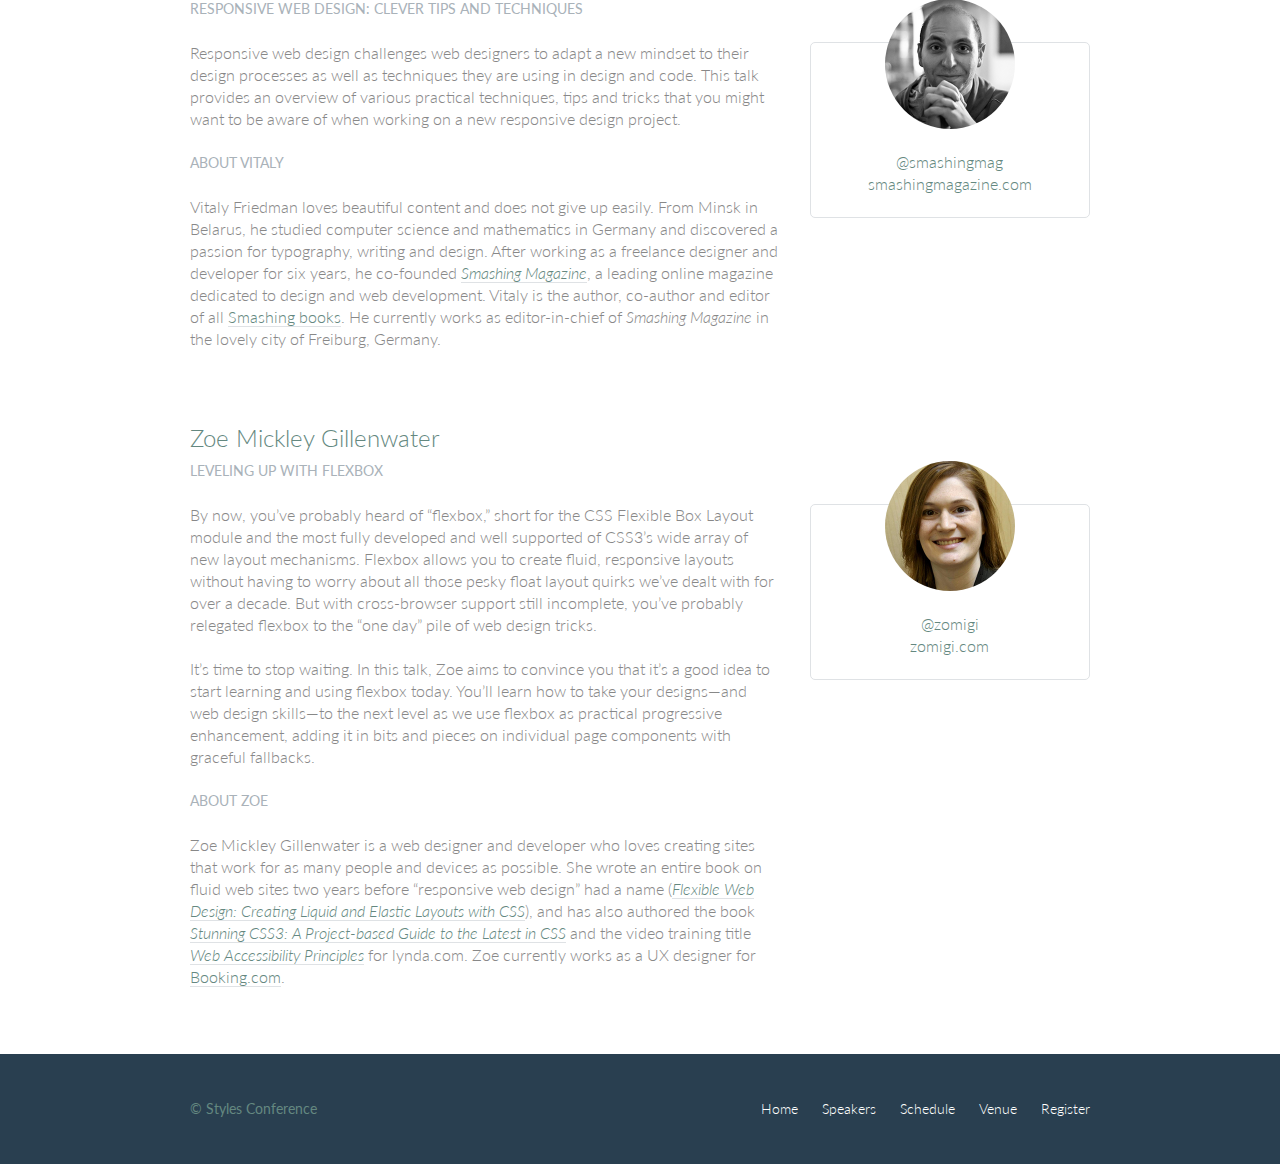
<file: speakers.html>
<!DOCTYPE html>
<html lang="en">

<head>
    <meta charset="UTF-8">
    <meta name="viewport" content="width=device-width, initial-scale=1.0">
    <title>Speakers</title>
    <link rel="stylesheet" href="assets/stylesheets/main.css" />
    <link rel="preconnect" href="https://fonts.googleapis.com">
    <link rel="preconnect" href="https://fonts.gstatic.com" crossorigin>
    <link href="https://fonts.googleapis.com/css2?family=Lato:wght@100;300;400&display=swap" rel="stylesheet">
</head>

<body>

    <!-- Header -->

    <header class="primary-header container group">


        <h1 class="logo">
            <a href="index.html">Styles <br /> Conference</a>
        </h1>


        <h3 class="tagline">August 24&ndash;26th &mdash; Chicago, IL</h3>
        <nav class="nav primary-nav">
            <ul>
                <li><a href="index.html">Home</a></li><!--
                -->
                <li><a href="speakers.html">Speakers</a></li><!--
                -->
                <li><a href="schedule.html">Schedule</a></li><!--
                -->
                <li><a href="venue.html">Venue</a></li><!--
                -->
                <li><a href="register.html">Register</a></li>
            </ul>
        </nav>
    </header>

    <!--Lead-->

    <section class="row-alt">
        <div class="lead container">
            <h1>Speakers</h1>
            <p>We&#8217;re happy to welcome over twenty speakers to present on the industry&#8217;s latest technologies.
                Prepare for an inspiration extravaganza.</p>
        </div>
    </section>

    <!-- Main content -->

    <section class="row">
        <div class="grid">

            <!-- Aaron Irizarry -->

            <section class="speaker" id="aaron-irizarry">

                <div class="col-2-3">

                    <h2>Aaron Irizarry</h2>
                    <h5>Designing a Culture of Design</h5>

                    <p>Workplace culture doesn&#8217;t start with beanbags, foosball tables, or a beer fridge, and it
                        doesn&#8217;t end with neckties, PCs, or big corporations. It&#8217;s the unwritten rules,
                        behavior, beliefs, and the motivations that enable good work to get done, or it&#8217;s what
                        stifles a workforce. For design to be most effective and for designers to feel valued, we need
                        to work in a culture that embraces design and allows it to succeed.</p>

                    <p>In Aaron&#8217;s session he will explore how to recognize the traits of organizations that *get*
                        design, both large and small. He will share what those teams, departments, and companies have
                        that others don&#8217;t, and more importantly, how to begin to change your own workplace&#8217;s
                        culture. Once you&#8217;ve worked within a culture of design it&#8217;s almost impossible to
                        imagine yourself anywhere else.</p>

                    <h5>About Aaron</h5>

                    <p>Aaron Irizarry is a Senior Product Designer for Nasdaq OMX, a lover of heavy metal, a foodie, and
                        a master of BBQ arts. You can find some of his thoughts and presentations on the conversation
                        surrounding design over at <a href="http://www.discussingdesign.com/">discussingdesign.com</a>.
                    </p>

                </div><!--
  
            -->
                <aside class="col-1-3">
                    <div class="speaker-info">
                        <img src="assets/images/speakers/aaron-irizarry.jpg" alt="Aaron Irizarry">
                        <ul>
                            <li><a href="https://twitter.com/aaroni">@aaroni</a></li>
                            <li><a href="http://www.thisisaaronslife.com/">thisisaaronslife.com</a></li>
                        </ul>

                    </div>
                </aside>

            </section>

            <!-- Adam Connor -->

            <section class="speaker" id="adam-connor">

                <div class="col-2-3">

                    <h2>Adam Connor</h2>
                    <h5>Lights! Camera! Interaction! Design Inspiration from Filmmakers</h5>

                    <p>Films succeed in evoking responses and engaging audiences only with a combination of well-written
                        narrative and effective storytelling technique. It&#8217;s the filmmaker&#8217;s job to put this
                        together. To do so they&#8217;ve developed processes, tools and techniques that allow them to
                        focus attention, emphasize information, foreshadow and produce the many elements that together
                        comprise a well-told story.</p>

                    <p>With this workshop, we&#8217;ll revisit the topic of using stories in design and expand on the
                        technical aspects used in film to communicate. We&#8217;ll look at some tools used in film, such
                        as cinematic patterns, beat sheets, and storyboards. We&#8217;ll consider why they&#8217;re used
                        and how we might look to them for inspiration.</p>

                    <h5>About Adam</h5>

                    <p>Adam Connor is a designer, illustrator and speaker passionate about collaboration, communication,
                        creativity and storytelling. As an Experience Design Director with Mad*Pow, Adam combines 10+
                        years of experience in interaction and experience design with a background in computer science,
                        film, and animation to create effective and easy-to-use digital products and services. He
                        believes that no matter how utilitarian a tool is, at the core of its creation lies a story;
                        uncovering that story is key to its success. Occasionally, he shares his perspectives on design
                        at <a href="http://adamconnor.com/">adamconnor.com</a> and <a
                            href="http://www.discussingdesign.com/">discussingdesign.com</a>.</p>

                </div><!--
  
            -->
                <aside class="col-1-3">
                    <div class="speaker-info">
                        <img src="assets/images/speakers/adam-connor.jpg" alt="
                        Adam Connor">
                        <ul>
                            <li><a href="https://twitter.com/adamconnor">@adamconnor</a></li>
                            <li><a href="http://adamconnor.com/">adamconnor.com</a></li>
                        </ul>

                    </div>
                </aside>

            </section>

            <!-- AJ Self -->

            <section class="speaker" id="aj-self">

                <div class="col-2-3">

                    <h2>AJ Self</h2>
                    <h5>(You Should Be) Testing Your JavaScript</h5>

                    <p>JavaScript applications frequently utilize battle-tested libraries like jQuery, AngularJS,
                        Backbone.js and more, but how can we be sure that our code is ready for production? This talk
                        will share tips on how writing tests can be written easily and quickly and how to remove buggy
                        code through testing.</p>

                    <h5>About AJ</h5>

                    <p>AJ is a software engineer specializing in JavaScript working at Belly in Chicago. Lately he has
                        been writing applications with AngularJS and loving it. When not coding he is out loving the
                        outdoors with his dog, Sunshine.</p>

                </div><!--
  
            -->
                <aside class="col-1-3">
                    <div class="speaker-info">
                        <img src="assets/images/speakers/aj-self.jpg" alt="Aj 
                        Self">
                        <ul>
                            <li><a href="https://twitter.com/ajself">@ajself</a></li>
                            <li><a href="http://www.ajself.com/">ajself.com</a></li>
                        </ul>

                    </div>
                </aside>

            </section>

            <!-- Arman Ghosh -->

            <section class="speaker" id="arman-ghosh">

                <div class="col-2-3">

                    <h2>Arman Ghosh</h2>
                    <h5>Designing Deals: How Good Design Drives Sales</h5>

                    <p>Perception influences decisions, especially when it comes to selling products and services. Learn
                        why before you even start sales conversations; good, thoughtful design and presentation will
                        define you and your ability to close deals.</p>

                    <h5>About Arman</h5>

                    <p>Arman is an entrepreneur who has his roots planted in building aggressive sales and
                        revenue-generating teams. Having built out national sales and operations teams in the B2B and
                        consumer spaces, his focus has been driving aggressive growth for technology-based companies. He
                        has an extensive operating background and has built a career disrupting sales processes and
                        approaches with companies doing the same in their respective technology spaces.</p>

                </div><!--
  
            -->
                <aside class="col-1-3">
                    <div class="speaker-info">
                        <img src="assets/images/speakers/arman-ghosh.jpg" alt="Arman Ghosh">
                        <ul>
                            <li><a href="https://twitter.com/armanghosh">@armanghosh</a></li>
                        </ul>

                    </div>
                </aside>

            </section>

            <!-- Bermon Painter -->

            <section class="speaker" id="bermon-painter">

                <div class="col-2-3">

                    <h2>Bermon Painter</h2>
                    <h5>Death to Wireframes: Long Live Rapid Prototyping</h5>

                    <p>Static wireframes are a drag on the whole design process. Prototyping makes things a little
                        better by allowing you to stitch together static wireframes or mockups while adding basic
                        interactions. Rapid prototyping with HTML, CSS, and JavaScript is even better and faster; it
                        increases collaboration and improves the iteration process. Kill your wireframes. Long live
                        rapid prototyping.</p>

                    <h5>About Bermon</h5>

                    <p>Bermon is the organizer of various community groups for user experience designers and front-end
                        developers, and the organizer of Blend Conference, a three-day, multi-track event for user
                        experience strategists, designers and developers. He also leads the user experience team for
                        Cardinal Solutions&#8217; Charlotte office, where he consults with large enterprise clients on
                        interesting problems across user experience, design and front-end development.</p>

                </div><!--
  
            -->
                <aside class="col-1-3">
                    <div class="speaker-info">
                        <img src="assets/images/speakers/bermon-painter.jpg" alt="Bermon Painter">
                        <ul>
                            <li><a href="https://twitter.com/bermonpainter">@bermonpainter</a></li>
                            <li><a href="http://bermonpainter.com/">bermonpainter.com</a></li>
                        </ul>

                    </div>
                </aside>

            </section>

            <!-- Brad Smith -->

            <section class="speaker" id="brad-smith">

                <div class="col-2-3">

                    <h2>Brad Smith</h2>
                    <h5>What Designers and Strategists Can Learn from Dick Fosbury</h5>

                    <p>Dick Fosbury is an American track and field athlete who challenged the conventional approach to
                        the high jump with an unorthodox &#8220;back first&#8221; technique that became known as the
                        Fosbury Flop. His innovative approach to a sport that seemed to have reached its limits was
                        ridiculed at first, with sportswriters labeling him &#8220;the world&#8217;s laziest high
                        jumper&#8221; &#8212; but today variations of the Fosbury Flop are used by almost every high
                        jumper.</p>

                    <p>We need to challenge conventions, too. Many of the design conventions used in web, mobile and
                        device interfaces have evolved from systems and processes that no longer connect with our
                        audiences&#8217; realities: a floppy disk as a metaphor to &#8220;save&#8221; information, push
                        buttons as control devices and typography standards derived from mechanical typesetting.</p>

                    <p>As designers and strategists, we need to think like Dick Fosbury, to deconstruct analogues, and
                        to free ourselves from outdated ideas so that we can develop the new interfaces and interactions
                        of the future.</p>

                    <h5>About Brad</h5>

                    <p>Brad Smith is executive director for WebVisions, a conference that explores the future of the
                        web. Most recently he launched &#8220;The Institute for Social Good,&#8221; an organization that
                        connects non-profits with volunteers willing to spend a day building awesome web and mobile apps
                        to change the world for the better.</p>

                </div><!--
  
            -->
                <aside class="col-1-3">
                    <div class="speaker-info">
                        <img src="assets/images/speakers/brad-smith.jpg" alt="Brad Smith">
                        <ul>
                            <li><a href="http://www.webvisionsevent.com/">webvisionsevent.com</a></li>
                            <li><a href="http://www.instituteforsocialgood.org/">instituteforsocialgood.org</a></li>
                        </ul>

                    </div>
                </aside>

            </section>

            <!-- Candi Lemoine -->

            <section class="speaker" id="candi-lemoine">

                <div class="col-2-3">

                    <h2>Candi Lemoine</h2>
                    <h5>Making Remote Development Work</h5>

                    <p>It&#8217;s not uncommon for developers and designers to work from home. There are also a few
                        companies that have multiple offices. Working for a business that spans three different time
                        zones, Candi Lemoine will show how you make cross-office collaboration work. She will suggest
                        various helpful tools because constant communication is key.</p>

                    <h5>About Candi</h5>

                    <p>Candi Lemoine is a User Interface Developer at Dominion Marine Media as well as a Customer
                        Advocate at A Book Apart. Aside from researching about user experience and design patterns, she
                        also loves mentoring college students about the front-end side of the web. She also enjoys
                        participating in hackathons with other co-workers and students.</p>

                </div><!--
  
            -->
                <aside class="col-1-3">
                    <div class="speaker-info">
                        <img src="assets/images/speakers/candi-lemoine.jpg" alt="Candi Lemoine">
                        <ul>
                            <li><a href="https://twitter.com/candicodeit">@candicodeit</a></li>
                            <li><a href="http://candicode.it/">candicode.it</a></li>
                        </ul>

                    </div>
                </aside>

            </section>

            <!-- Carolyn Chandler -->

            <section class="speaker" id="carolyn-chandler">

                <div class="col-2-3">

                    <h2>Carolyn Chandler</h2>
                    <h5>The Business of Play</h5>

                    <p>Play isn&#8217;t just for kids and heavy gamers. Anyone with a Foursquare account knows that
                        &#8211; and the stickiness of a badge and a leaderboard. But a good, playful user experience
                        isn&#8217;t about those surface elements either &#8211; it&#8217;s about creating an environment
                        with well-understood rules, meaningful objectives, and a sense of fun. Whether you&#8217;re
                        trying to encourage people &#8211; or yourself &#8211; to save money or to lose weight, a focus
                        on game mechanics and play could be the trump card you&#8217;re looking for.</p>

                    <h5>About Carolyn</h5>

                    <p>Carolyn Chandler has been working in the field of User Experience Design for over 14 years. She
                        was an adjunct professor at DePaul University and is the UX Design Instructor at The Starter
                        League, where she first developed her activity-based approach for teaching core design concepts.
                        Carolyn is the co-founder of The School for Digital Craftsmanship and co-author of two books,
                        <cite>A Project Guide to UX Design</cite> and <cite>Adventures in Experience Design</cite>.
                    </p>

                </div><!--
  
            -->
                <aside class="col-1-3">
                    <div class="speaker-info">
                        <img src="assets/images/speakers/carolyn-chandler.jpg" alt="Carolyn Chandler">
                        <ul>
                            <li><a href="https://twitter.com/chanan">@chanan</a></li>
                            <li><a href="http://www.dhalo.com/">dhalo.com</a></li>
                        </ul>

                    </div>
                </aside>

            </section>

            <!-- Chris Mills -->

            <section class="speaker" id="chris-mills">

                <div class="col-2-3">

                    <h2>Chris Mills</h2>
                    <h5>Heavy Metal Coding</h5>

                    <p>In this unconventional talk, Chris Mills will encourage you to pick up some drum sticks in
                        addition to your laptop, and beat out a rhythm of learning &#8211; both of code and drum beats!
                        You&#8217;ll learn basic JavaScript and CSS, plus beginner&#8217;s heavy metal drum patterns.
                        The two are a marriage made in heaven, as nothing is a better antidote to code frustration than
                        beating seven shades of **** out of a drum kit.</p>

                    <h5>About Chris</h5>

                    <p>Chris Mills is a Senior Tech Writer at Mozilla, where he writes docs and demos about open web
                        apps, Firefox OS and related subjects. He loves tinkering around with HTML, CSS, JavaScript and
                        other web technologies, and gives occasional tech talks at conferences and universities.</p>

                </div><!--
  
            -->
                <aside class="col-1-3">
                    <div class="speaker-info">
                        <img src="assets/images/speakers/chris-mills.jpg" alt="Chris Mills">
                        <ul>
                            <li><a href="https://twitter.com/chrisdavidmills">@chrisdavidmills</a></li>
                            <li><a href="https://developer.mozilla.org/">developer.mozilla.org</a></li>
                        </ul>

                    </div>
                </aside>

            </section>

            <!-- Dan Denney -->

            <section class="speaker" id="dan-denney">

                <div class="col-2-3">

                    <h2>Dan Denney</h2>
                    <h5>Creating HTML Emails Can Be Fun</h5>

                    <p>In this presentation Dan will share techniques on how to send awesome messages using CSS, media
                        queries and everyone&#8217;s favorite HTML element: tables. The fun part comes in the tools
                        available for automation and testing to make it feel less like 1999.</p>

                    <h5>About Dan</h5>

                    <p>Dan is a front-end dev at Envy Labs, where he works on client projects and Code School. He has
                        been called a &#8220;seriously good copy and paster&#8221; and he puts those skills to use as he
                        spends his days learning, unlearning and relearning how to build things for the web.</p>

                </div><!--
  
            -->
                <aside class="col-1-3">
                    <div class="speaker-info">
                        <img src="assets/images/speakers/dan-denney.jpg" alt="Dan Denney">
                        <ul>
                            <li><a href="https://twitter.com/dandenney">@dandenney</a></li>
                            <li><a href="http://dandenney.com/">dandenney.com</a></li>
                        </ul>

                    </div>
                </aside>

            </section>

            <!-- Darby Frey -->

            <section class="speaker" id="darby-frey">

                <div class="col-2-3">

                    <h2>Darby Frey</h2>
                    <h5>Building a Mobile Layout</h5>

                    <p>Designing for mobile is challenging. With the ever-changing landscape of devices and screen
                        sizes, there is no way to predict every possible canvas we will be designing for. Luckily, there
                        are a few tools at our disposal that allow us to be confident in our designs.</p>

                    <p>In this session we will introduce some of these tools and dive into some code to see how they can
                        be used to create designs that look great on any device.</p>

                    <h5>About Darby</h5>

                    <p>Darby Frey is a software engineer and consultant who has worked on web and mobile applications
                        for many clients including Groupon, Toyota, Paramount Pictures and others. Currently he is
                        working with Belly in Chicago to create the world&#8217;s best customer loyalty platform. He can
                        be found on Twitter at <a href="https://twitter.com/darbyfrey">@darbyfrey</a>.</p>

                </div><!--
  
            -->
                <aside class="col-1-3">
                    <div class="speaker-info">
                        <img src="assets/images/speakers/darby-frey.jpg" alt="
                        Darby Frey">
                        <ul>
                            <li><a href="https://twitter.com/darbyfrey">@darbyfrey</a></li>
                            <li><a href="http://darbyfrey.com/">darbyfrey.com</a></li>
                        </ul>

                    </div>
                </aside>

            </section>

            <!-- Erica Decker -->

            <section class="speaker" id="erica-decker">

                <div class="col-2-3">

                    <h2>Erica Decker</h2>
                    <h5>What Disney Can Teach You about User Experience Design</h5>

                    <p>From the creation of the 1937 film <cite>Snow White and the Seven Dwarves</cite>, to newer
                        animated films such as <cite>The Princess and the Frog</cite>, to the branded &#8220;Wonderful
                        World of Disney&#8221; itself, the Disney empire has been built upon a design ecosystem. Each
                        film, theme park, or cruise shares a holistic view of a perfect world across time and cultures.
                        Within each experience, the same beloved character traits are highlighted, similar visual and
                        animation styles are used, and the same story and musical techniques are leveraged to bring the
                        audience to an emotional place. This helps make the user experience familiar and nostalgic, and
                        lightens the audience&#8217;s cognitive load to promote enjoyment. Join Erica as she highlights
                        Disney&#8217;s user experience techniques and outlines how you can use them to design an
                        ecosystem that will leave behind a lasting legacy, even while waiting in an extremely long line.
                    </p>

                    <h5>About Erica</h5>

                    <p>Erica Decker is a designer, developer, and speaker with a passion for technology, challenges, and
                        all things design. She believes that fast-paced, iterative, holistic design is the best way to
                        drive product innovation, and can support that belief with a lot of evidence. She has designed
                        engaging digital experiences for Fortune 500 companies, non-profits, and upcoming companies
                        alike, and is currently writing this bio while referring to herself in the third person.</p>

                </div><!--
  
            -->
                <aside class="col-1-3">
                    <div class="speaker-info">
                        <img src="assets/images/speakers/erica-decker.jpg" alt="Erica Decker">
                        <ul>
                            <li><a href="http://ericadecker.com/">ericadecker.com</a></li>
                        </ul>

                    </div>
                </aside>

            </section>

            <!-- Estelle Weyl -->

            <section class="speaker" id="estelle-weyl">

                <div class="col-2-3">

                    <h2>Estelle Weyl</h2>
                    <h5>Select This!</h5>

                    <p>Pick an element, any element. Style it. Manipulate it. No IDs. No classes. No jQuery necessary.
                        Learn all the new features of selectors in CSS and JavaScript hat enable you to select this DOM
                        node, that DOM node, and even an imaginary DOM node based on attributes, relation to other
                        elements, location in the DOM, or just an element&#8217;s mere existence.</p>

                    <h5>About Estelle</h5>

                    <p><a href="https://twitter.com/estellevw">Estelle Weyl</a> is an internationally published author
                        (<cite><a href="http://shop.oreilly.com/product/0636920021711.do">Mobile HTML5</a></cite>,
                        <cite><a href="http://shop.oreilly.com/product/0636920018063.do">HTML5: The Definitive
                                Guide</a></cite> and <cite><a
                                href="http://shop.oreilly.com/product/9780980846904.do">HTML5 and CSS3 for the Real
                                World</a></cite>), speaker, trainer, and consultant. Estelle shares esoteric tidbits
                        learned while programming CSS, JavaScript and HTML, provides tutorials and detailed grids of
                        CSS3 and HTML5 browser support at <a href="http://www.standardista.com/">Standardista</a>. Her
                        tutorials and workshops are available on <a href="http://estelle.github.io/">GitHub</a>.
                    </p>

                </div><!--
  
            -->
                <aside class="col-1-3">
                    <div class="speaker-info">
                        <img src="assets/images/speakers/estelle-weyl.jpg" alt="Estelle Weyl">
                        <ul>
                            <li><a href="https://twitter.com/estellevw">@estellevw</a></li>
                            <li><a href="http://standardista.com/">standardista.com</a></li>
                        </ul>

                    </div>
                </aside>

            </section>

            <!-- Jen Myers -->

            <section class="speaker" id="jen-myers">

                <div class="col-2-3">

                    <h2>Jen Myers</h2>
                    <h5>Teaching Our CSS to Play Nice</h5>

                    <p>Talk abstract: As our websites, applications and teams grow larger and more complicated, so does
                        our CSS. Before we know it, we find ourselves no longer with cute little stylesheets, but
                        sprawling, surly teenaged CSS that doesn&#8217;t always play nice with others. We need to learn
                        how to manage and optimize our CSS no matter how large the project or diverse the team. If we
                        start early, we can use best practices and tools to raise full-grown stylesheets any designer or
                        developer would be happy to work with.</p>

                    <h5>About Jen</h5>

                    <p>Jen Myers is a web designer/developer and part of the instructor team at Dev Bootcamp in Chicago.
                        In 2011, she founded the Columbus, Ohio chapter of Girl Develop It, an organization that
                        provides introductory coding classes aimed at women, and she currently co-leads the Girl Develop
                        It Chicago chapter. She speaks regularly about design, development and diversity, and focuses on
                        finding new ways to make both technology and technology education accessible to everyone.</p>

                </div><!--
  
            -->
                <aside class="col-1-3">
                    <div class="speaker-info">
                        <img src="assets/images/speakers/jen-myers.jpg" alt="Jen Myers">
                        <ul>
                            <li><a href="https://twitter.com/antiheroine">@antiheroine</a></li>
                            <li><a href="http://jenmyers.net/">jenmyers.net</a></li>
                        </ul>

                    </div>
                </aside>

            </section>

            <!-- Jenn Downs -->

            <section class="speaker" id="jenn-downs">

                <div class="col-2-3">

                    <h2>Jenn Downs</h2>
                    <h5>What&#8217;s Stopping You?</h5>

                    <p>Creating in the face of negativity, fear, health problems, and your inner critic can at times
                        feel impossible. Let&#8217;s face our fears together, name these problems and break them down,
                        silence our inner critics, and talk about when it&#8217;s time to take a break or let go of a
                        project for good.</p>

                    <h5>About Jenn</h5>

                    <p>Jenn Downs swung her way through the jungle at MailChimp from support to tech writing to UX
                        Design Research. After six years she&#8217;s been bitten by the entrepreneurship bug and she is
                        now the Business/Tech Manager for Carpenter Koby Downs in Atlanta. Never one to only do one
                        thing at a time, Jenn is also doing freelance email marketing and UX work on the side.</p>

                    <p>Outside of loving the web, Jenn is a songwriter and loves Rock and Roll!</p>

                </div><!--
  
            -->
                <aside class="col-1-3">
                    <div class="speaker-info">
                        <img src="assets/images/speakers/jenn-downs.jpg" alt="Jen Downs">
                        <ul>
                            <li><a href="https://twitter.com/beparticular">@beparticular</a></li>
                            <li><a href="http://beparticular.com/">beparticular.com</a></li>
                        </ul>

                    </div>
                </aside>

            </section>

            <!-- Jennifer Jones -->

            <section class="speaker" id="jennifer-jones">

                <div class="col-2-3">

                    <h2>Jennifer Jones</h2>
                    <h5>What Designers Can Learn from Parenting</h5>

                    <p>That first client meeting may not feel as warm and fulfilling as the first time you hold your
                        newborn child, but consider the similarities.</p>

                    <p>You know each other but have never met. As the relationship grows you will have to rely on your
                        experiences and education to gently guide them while allowing flexibility for projects to change
                        and evolve. It&#8217;s not your job to control everything, but if you are successful you will
                        create a well-rounded piece that everyone involved can love.</p>

                    <h5>About Jennifer</h5>

                    <p>Jennifer Jones is an event coordinator for the WebVisions Conference and also co-authors a blog
                        with her teenage daughter. She and her family live in Portland, Oregon where she balances work,
                        parenting and any other life challenge with honesty, humor and liquor.</p>

                </div><!--
  
            -->
                <aside class="col-1-3">
                    <div class="speaker-info">
                        <img src="assets/images/speakers/jennifer-jones.jpg" alt="Jennifer Jones">
                        <ul>
                            <li><a href="https://twitter.com/Foerocious">@foerocious</a></li>
                            <li><a href="http://crampedconversations.com/">crampedconversations.com</a></li>
                        </ul>

                    </div>
                </aside>

            </section>

            <!-- Leslie Jensen-Inman -->

            <section class="speaker" id="leslie-jensen-inman">

                <div class="col-2-3">

                    <h2>Dr. Leslie Jensen-Inman</h2>
                    <h5>Designing to Learn</h5>

                    <p>We&#8217;ve reached a point where non-designers understand the value of design. This has led to
                        an increase in demand for design talent. In the past, we would have turned to institutions of
                        higher education to help us find new talent; however, today&#8217;s graduates often finish
                        school without the skills they need to thrive in a professional design setting.</p>

                    <p>There is a massive gap between what students learn and what industry needs. This skills gap
                        leaves graduates unable to find jobs and hiring companies unable to find talent. How we approach
                        this challenge will affect the continued relevance and value of design.</p>

                    <h5>About Leslie</h5>

                    <p><a href="http://www.jenseninman.com">Dr. Leslie Jensen-Inman</a> is a designer, speaker, author,
                        and educator. Leslie is co-founder of the user experience design school <a
                            href="http://www.centercentre.com">Center Centre</a>, where she connects industry,
                        education, and community. Creative Director and co-author of <cite>InterACT with Web Standards:
                            A holistic approach to web design</cite>, Leslie has written articles for publications such
                        as <cite>A List Apart</cite>, <cite>The Pastry Box</cite>, <cite>Ladies in Tech</cite>, and
                        <cite>.net Magazine</cite>.
                    </p>

                </div><!--
  
            -->
                <aside class="col-1-3">
                    <div class="speaker-info">
                        <img src="assets/images/speakers/leslie-jensen-inman.jpg" alt="Leslie Jensen-Inman">
                        <ul>
                            <li><a href="https://twitter.com/jenseninman">@jenseninman</a></li>
                            <li><a href="http://unicorninstitute.com/">unicorninstitute.com</a></li>
                        </ul>

                    </div>
                </aside>

            </section>

            <!-- Maya Bruck -->

            <section class="speaker" id="maya-bruck">

                <div class="col-2-3">

                    <h2>Maya Bruck</h2>
                    <h5>So You Want to Be a Unicorn</h5>

                    <p>They&#8217;re elusive, those rare beings who do front-end development, visual design, project
                        management, UX, content strategy, and are whizzes at user research. In an industry that&#8217;s
                        constantly changing and evolving, there are both benefits and drawbacks to being a generalist.
                        We&#8217;ll walk through strategies to fill gaps in your skill set while working a full-time
                        job, and collaborative tools and techniques you can use while you quest to learn it all.</p>

                    <h5>About Maya</h5>

                    <p>Maya Bruck is Creative Director at Pixo, a growing, employee-run digital consulting agency, where
                        she guides clients through identity crisis to a meaningful, impactful web presence. In addition
                        to conducting client therapy, she also designs websites and applications that are both beautiful
                        and organization changing.</p>

                    <p>A passion for collaboration and community led her to co-found the Champaign-Urbana Design
                        Organization (CUDO) in 2008, and through CUDO she has cultivated a vibrant design culture in the
                        community. She speaks regularly about design and client management and is overcoming her fear of
                        learning JavaScript.</p>

                </div><!--
  
            -->
                <aside class="col-1-3">
                    <div class="speaker-info">
                        <img src="assets/images/speakers/maya-bruck.jpg" alt="Maya Bruck">
                        <ul>
                            <li><a href="https://twitter.com/mayabruck">@mayabruck</a></li>
                            <li><a href="http://pixotech.com/">pixotech.com</a></li>
                        </ul>

                    </div>
                </aside>

            </section>

            <!-- Russ Unger -->

            <section class="speaker" id="russ-unger">

                <div class="col-2-3">

                    <h2>Russ Unger</h2>
                    <h5>From Muppets to Mastery: Core UX Principles from Mr. Jim Henson</h5>

                    <p>Jim Henson started working as a puppeteer in 1954, a fair 40-50 years before many of us even
                        considered User Experience as a career. He did, however, take it upon himself to apply many of
                        the core principles that UX Designers are falling love with today (or are at least using as part
                        of our everyday lives). Hang out for a quick dive into the life of Jim Henson, with a view into
                        his work from the perspective of how it pertains to what it is we&#8217;re doing today, that
                        promises to even leave Waldorf and Statler happy.</p>

                    <h5>About Russ</h5>

                    <p>Russ Unger is an Experience Design Director for GE Capital, Americas, where he leads teams and
                        projects in design and research. He is co-author of the books <cite><a
                                href="http://projectuxd.com/">A Project Guide to UX Design</a></cite>, <cite><a
                                href="http://www.designingtheconversation.com/">Designing the Conversation</a></cite>,
                        and <cite><a href="http://speakercampbook.com/">Speaker Camp</a></cite> for New Riders (Voices
                        That Matter). Russ is also working on a book on guerrilla design and research methods that is
                        due out, well, sometime.</p>

                    <p>Russ is co-founder of ChicagoCamps, which hosts low-cost, high-value technology events in the
                        Chicago area, and he is also on the Advisory Board for the Department of Web Design and
                        Development at Harrington College of Design. Russ has two daughters who both draw better than he
                        does and are currently beginning to surpass his limited abilities in coding.</p>

                </div><!--
  
            -->
                <aside class="col-1-3">
                    <div class="speaker-info">
                        <img src="assets/images/speakers/russ-unger.jpg" alt="Russ Unger">
                        <ul>
                            <li><a href="https://twitter.com/russu">@russu</a></li>
                            <li><a href="http://www.userglue.com/">userglue.com</a></li>
                        </ul>

                    </div>
                </aside>

            </section>

            <!-- Shay Howe -->

            <section class="speaker" id="shay-howe">

                <div class="col-2-3">

                    <h2>Shay Howe</h2>
                    <h5>Less Is More: How Constraints Cultivate Growth</h5>

                    <p>By setting constraints, we force ourselves to be more productive. They help us make decisions,
                        creating focus around the problem we are trying to solve. They improve our consistency, which
                        provides a better experience for our users. And they help us grow, a valuable asset in times of
                        innovation.</p>

                    <h5>About Shay</h5>

                    <p>As a designer and front-end developer, Shay Howe has a passion for solving problems while
                        building creative and intuitive products. Shay specializes in product design and interface
                        development, specialties which he regularly writes and speaks about.</p>

                </div><!--
  
            -->
                <aside class="col-1-3">
                    <div class="speaker-info">
                        <img src="assets/images/speakers/shay-howe.jpg" alt="Shay Howe">
                        <ul>
                            <li><a href="https://twitter.com/shayhowe">@shayhowe</a></li>
                            <li><a href="http://learn.shayhowe.com/">learn.shayhowe.com</a></li>
                        </ul>

                    </div>
                </aside>

            </section>

            <!-- Tessa Harmon -->

            <section class="speaker" id="tessa-harmon">

                <div class="col-2-3">

                    <h2>Tessa Harmon</h2>
                    <h5>Crafty Coding: Generating Knitting Patterns</h5>

                    <p>Garment design doesn&#8217;t have to be intimidating. Learn the math behind knitting a sweater
                        and program a fully customizable pattern generator in NodeJS. You will leave with your own
                        unique pattern app to share with the world! Basic programming and knitting skills are
                        recommended for this workshop.</p>

                    <h5>About Tessa</h5>

                    <p>Tessa Harmon is a full-stack web developer at <a href="http://www.skookum.com/">Skookum Digital
                            Works</a> in Charlotte, North Carolina. JavaScript and Ruby are her favorite languages.
                        She&#8217;s been knitting for nearly as long as she&#8217;s been programming and is surprised it
                        took her <em>this</em> long to consider mixing the two.</p>

                </div><!--
  
            -->
                <aside class="col-1-3">
                    <div class="speaker-info">
                        <img src="assets/images/speakers/tessa-harmon.jpg" alt="Tessa Harmon">
                        <ul>
                            <li><a href="https://twitter.com/tessaharmon">@tessaharmon</a></li>
                            <li><a href="http://tessaharmon.com/">tessaharmon.com</a></li>
                        </ul>

                    </div>
                </aside>

            </section>

            <!-- Victoria Pater -->

            <section class="speaker" id="victoria-pater">

                <div class="col-2-3">

                    <h2>Victoria Pater</h2>
                    <h5>Excellent Tacos Are Not Created in a Vacuum</h5>

                    <p>From harmony and form to balance and hierarchy, we&#8217;ll be covering the 7 Principles of
                        Successful Tacos. This traditional Mexican dish paired with margaritas will help get the
                        creative juices flowing! We&#8217;ll combine a variety of shells, fillings, and garnishes while
                        discussing methods for achieving award-winning flavors. You&#8217;ll master the art of shape and
                        proportion while also gaining uncommon knowledge about tacodillas. If tacos are your passion,
                        please come hungry.</p>

                    <h5>About Victoria</h5>

                    <p>Victoria is a <a href="http://www.modest.com/">Modest</a> UX Designer in Chicago. She focuses on
                        making mobile commerce better for everyone. As a co-founder of <a
                            href="http://quitestrong.com/">Quite Strong</a>, a female collaborative, she is a dedicated
                        advocate for diversity in the design and tech fields. When asked what three things should could
                        not live without she replied, &#8220;tacos, travel, and emojis&#8221; &#8230;obviously.</p>

                </div><!--
  
            -->
                <aside class="col-1-3">
                    <div class="speaker-info">
                        <img src="assets/images/speakers/victoria-pater.jpg" alt="Victoria Pater">
                        <ul>
                            <li><a href="https://twitter.com/typeis4lovers">@typeis4lovers</a></li>
                            <li><a href="http://victoriapater.com/">victoriapater.com</a></li>
                        </ul>

                    </div>
                </aside>

            </section>

            <!-- Vitaly Friedman -->

            <section class="speaker" id="vitaly-friedman">

                <div class="col-2-3">

                    <h2>Vitaly Friedman</h2>
                    <h5>Responsive Web Design: Clever Tips and Techniques</h5>

                    <p>Responsive web design challenges web designers to adapt a new mindset to their design processes
                        as well as techniques they are using in design and code. This talk provides an overview of
                        various practical techniques, tips and tricks that you might want to be aware of when working on
                        a new responsive design project.</p>

                    <h5>About Vitaly</h5>

                    <p>Vitaly Friedman loves beautiful content and does not give up easily. From Minsk in Belarus, he
                        studied computer science and mathematics in Germany and discovered a passion for typography,
                        writing and design. After working as a freelance designer and developer for six years, he
                        co-founded <cite><a href="http://smashingmagazine.com/">Smashing Magazine</a></cite>, a leading
                        online magazine dedicated to design and web development. Vitaly is the author, co-author and
                        editor of all <a href="https://shop.smashingmagazine.com">Smashing books</a>. He currently works
                        as editor-in-chief of <cite>Smashing Magazine</cite> in the lovely city of Freiburg, Germany.
                    </p>

                </div><!--
  
            -->
                <aside class="col-1-3">
                    <div class="speaker-info">
                        <img src="assets/images/speakers/vitaly-friedman.jpg" alt="Vitaly Friedman">
                        <ul>
                            <li><a href="https://twitter.com/smashingmag">@smashingmag</a></li>
                            <li><a href="http://smashingmagazine.com/">smashingmagazine.com</a></li>
                        </ul>

                    </div>
                </aside>

            </section>

            <!-- Zoe Mickley Gillenwater -->

            <section id="zoe-mickley-gillenwater">

                <div class="col-2-3">

                    <h2>Zoe Mickley Gillenwater</h2>
                    <h5>Leveling Up with Flexbox</h5>

                    <p>By now, you&#8217;ve probably heard of &#8220;flexbox,&#8221; short for the CSS Flexible Box
                        Layout module and the most fully developed and well supported of CSS3&#8217;s wide array of new
                        layout mechanisms. Flexbox allows you to create fluid, responsive layouts without having to
                        worry about all those pesky float layout quirks we&#8217;ve dealt with for over a decade. But
                        with cross-browser support still incomplete, you&#8217;ve probably relegated flexbox to the
                        &#8220;one day&#8221; pile of web design tricks.</p>

                    <p>It&#8217;s time to stop waiting. In this talk, Zoe aims to convince you that it&#8217;s a good
                        idea to start learning and using flexbox today. You&#8217;ll learn how to take your designs—and
                        web design skills—to the next level as we use flexbox as practical progressive enhancement,
                        adding it in bits and pieces on individual page components with graceful fallbacks.</p>

                    <h5>About Zoe</h5>

                    <p>Zoe Mickley Gillenwater is a web designer and developer who loves creating sites that work for as
                        many people and devices as possible. She wrote an entire book on fluid web sites two years
                        before &#8220;responsive web design&#8221; had a name (<cite><a
                                href="http://www.flexiblewebbook.com/">Flexible Web Design: Creating Liquid and Elastic
                                Layouts with CSS</a></cite>), and has also authored the book <cite><a
                                href="http://www.stunningcss3.com/">Stunning CSS3: A Project-based Guide to the Latest
                                in CSS</a></cite> and the video training title <cite><a
                                href="http://zomigi.com/publications/#pub-accessibility">Web Accessibility
                                Principles</a></cite> for lynda.com. Zoe currently works as a UX designer for <a
                            href="http://www.booking.com/">Booking.com</a>.</p>

                </div><!--
  
            -->
                <aside class="col-1-3">
                    <div class="speaker-info">
                        <img src="assets/images/speakers/zoe-mickley-gillenwater.jpg" alt="Zoe Mickley Gillenwater">
                        <ul>
                            <li><a href="https://twitter.com/zomigi">@zomigi</a></li>
                            <li><a href="http://zomigi.com/">zomigi.com</a></li>
                        </ul>

                    </div>
                </aside>

            </section>

        </div>
    </section>

    <!-- Footer -->

    <footer class="primary-footer container group">
        <small>&copy; Styles Conference</small>
        <nav class="nav">
            <li><a href="index.html">Home</a></li><!--
            -->
            <li><a href="speakers.html">Speakers</a></li><!--
            -->
            <li><a href="schedule.html">Schedule</a></li><!--
            -->
            <li><a href="venue.html">Venue</a></li><!--
            -->
            <li><a href="register.html">Register</a></li>
        </nav>
    </footer>
</body>

</html>
</file>
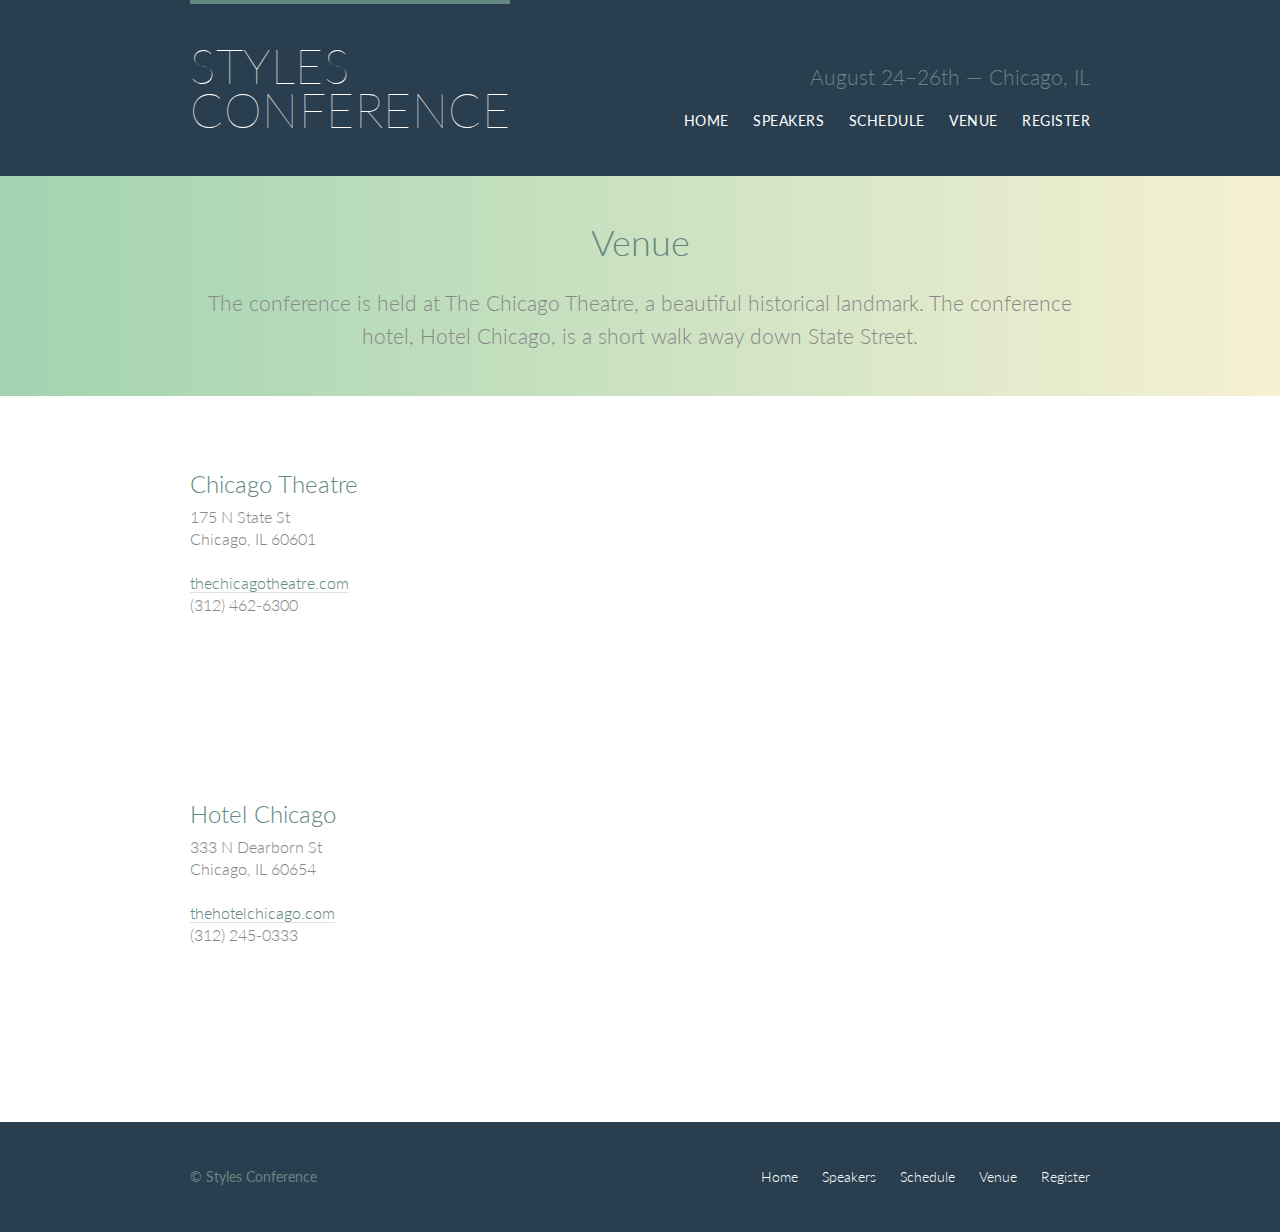
<file: venue.html>
<!DOCTYPE html>
<html lang="en">

<head>
    <meta charset="UTF-8">
    <meta name="viewport" content="width=device-width, initial-scale=1.0">
    <title>Venue</title>
    <link rel="stylesheet" href="assets/stylesheets/main.css" />
    <link rel="preconnect" href="https://fonts.googleapis.com">
    <link rel="preconnect" href="https://fonts.gstatic.com" crossorigin>
    <link href="https://fonts.googleapis.com/css2?family=Lato:wght@100;300;400&display=swap" rel="stylesheet">
</head>

<body>
    <!--Header-->
    <header class="primary-header container group">


        <h1 class="logo">
            <a href="index.html">Styles <br /> Conference</a>
        </h1>


        <h3 class="tagline">August 24&ndash;26th &mdash; Chicago, IL</h3>
        <nav class="nav primary-nav">
            <ul>
                <li><a href="index.html">Home</a></li><!--
                -->
                <li><a href="speakers.html">Speakers</a></li><!--
                -->
                <li><a href="schedule.html">Schedule</a></li><!--
                -->
                <li><a href="venue.html">Venue</a></li><!--
                -->
                <li><a href="register.html">Register</a></li>
            </ul>
        </nav>
    </header>
    <!-- Lead -->

    <section class="row-alt">
        <div class="lead container">

            <h1>Venue</h1>

            <p>The conference is held at The Chicago Theatre, a beautiful historical landmark. The conference hotel,
                Hotel Chicago, is a short walk away down State Street.</p>

        </div>
    </section>

    <!--Main section-->

    <section class="row">
        <div class="grid">

            <section class="venue-theatre">

                <div class="col-1-3">
                    <h2>Chicago Theatre</h2>
                    <p>175 N State St <br> Chicago, IL 60601</p>
                    <p><a href="http://www.thechicagotheatre.com/">thechicagotheatre.com</a> <br> (312) 462-6300</p>
                </div><!--
                --><iframe class="vanue-map col-2-3"
                    src="https://www.google.com/maps/embed?pb=!1m5!3m3!1m2!1s0x880e2ca55810a493%3A0x4700ddf60fcbfad6!2schicago+theatre!5e0!3m2!1sen!2sus!4v1388701393606"></iframe>

            </section>

            <section class="venue-hotel">

                <div class="col-1-3">
                    <h2>Hotel Chicago</h2>
                    <p>333 N Dearborn St <br> Chicago, IL 60654</p>
                    <p><a href="http://thehotelchicago.com/">thehotelchicago.com</a> <br> (312) 245-0333</p>
                </div><!--
                --><iframe class="vanue-map col-2-3"
                    src="https://www.google.com/maps/embed?pb=!1m5!3m3!1m2!1s0x880e2cb1da049173%3A0xa5c91d255a775f0b!2sHotel+Sax+Chicago%2C+North+Dearborn+Street%2C+Chicago%2C+IL!5e0!3m2!1sen!2sus!4v1388702493978"></iframe>

            </section>

        </div>

    </section>
    <!--Footer-->
    <footer class="primary-footer container group">
        <small>&copy; Styles Conference</small>
        <nav class="nav">
            <nav class="nav">
                <li><a href="index.html">Home</a></li><!--
                -->
                <li><a href="speakers.html">Speakers</a></li><!--
                -->
                <li><a href="schedule.html">Schedule</a></li><!--
                -->
                <li><a href="venue.html">Venue</a></li><!--
                -->
                <li><a href="register.html">Register</a></li>
            </nav>
        </nav>
    </footer>
</body>

</html>
</file>
<file: assets/stylesheets/main.css>
/* http://meyerweb.com/eric/tools/css/reset/ 
    v2.0 | 20110126
    License: none (public domain)
*/

html,
body,
div,
span,
applet,
object,
iframe,
h1,
h2,
h3,
h4,
h5,
h6,
p,
blockquote,
pre,
a,
abbr,
acronym,
address,
big,
cite,
code,
del,
dfn,
em,
img,
ins,
kbd,
q,
s,
samp,
small,
strike,
strong,
sub,
sup,
tt,
var,
b,
u,
i,
center,
dl,
dt,
dd,
ol,
ul,
li,
fieldset,
form,
label,
legend,
table,
caption,
tbody,
tfoot,
thead,
tr,
th,
td,
article,
aside,
canvas,
details,
embed,
figure,
figcaption,
footer,
header,
hgroup,
menu,
nav,
output,
ruby,
section,
summary,
time,
mark,
audio,
video {
    margin: 0;
    padding: 0;
    border: 0;
    font-size: 100%;
    font: inherit;
    vertical-align: baseline;
}

/* HTML5 display-role reset for older browsers */
article,
aside,
details,
figcaption,
figure,
footer,
header,
hgroup,
menu,
nav,
section {
    display: block;
}

body {
    line-height: 1;
}

ol,
ul {
    list-style: none;
}

blockquote,
q {
    quotes: none;
}

blockquote:before,
blockquote:after,
q:before,
q:after {
    content: "";
    content: none;
}

table {
    border-collapse: collapse;
    border-spacing: 0;
}

/*
    ========================================
    Custom styles
    ========================================
*/

body {
    background: #293f50;
    color: #888;
    font: 300 16px/22px "Lato", "Open Sans", "Helvetica Neue", Helvetica, Arial, sans-serif;


}

/*
    ========================================
    Grid
    ========================================
*/

*,
*:before,
*:after {
    -webkit-box-sizing: border-box;
    -moz-box-sizing: border-box;
    box-sizing: border-box;
}

.container,
.grid {
    margin: 0 auto;
    width: 960px;
}

.container {
    padding-left: 30px;
    padding-right: 30px;
}

.grid,
.col-1-3,
.col-2-3 {
    padding-left: 15px;
    padding-right: 15px;
}

.col-1-3,
.col-2-3 {
    display: inline-block;
    vertical-align: top;
    margin-right: -4px;
}

.col-1-3 {
    width: 33.33%;
}

.col-2-3 {
    width: 66.66%;
}

/*
    ========================================
    Clearfix
    ========================================
*/

.group:before,
.group:after {
    content: "";
    display: table;
}

.group:after {
    clear: both;
}

.group {
    clear: both;
    zoom: 1;
}

/*
    ========================================
    Rows
    ========================================
*/

.row,
.row-alt {
    min-width: 960px;
}

.row {
    background: #fff;
    padding: 66px 0 44px 0;
}

.row-alt {
    background: #cbe2c1;
    background: -webkit-linear-gradient(to right, #a1d3b0, #f6f1d3);
    background: -moz-linear-gradient(to right, #a1d3b0, #f6f1d3);
    background: linear-gradient(to right, #a1d3b0, #f6f1d3);
    padding: 44px 0 22px 0;
}


/*
    ========================================
    Typography
    ========================================
*/

h1,
h3,
h4,
h5,
p {
    margin-bottom: 22px;
}

h1,
h2,
h3,
h4 {
    color: #648880;
}

h1 {
    font-size: 36px;
    line-height: 44px;
}

h2 {
    font-size: 24px;
    line-height: 44px;
}

h3 {
    font-size: 21px;
}

h4 {
    font-size: 18px;
}

h5 {
    color: #a9b2b9;
    font-size: 14px;
    font-weight: 400;
    text-transform: uppercase;
}

strong {
    font-weight: 400;

}

cite,
em {
    font-style: italic;
}

/*
    ========================================
    Leads
    ========================================
*/

.lead {
    text-align: center;
}

.lead p {
    font-size: 21px;
    line-height: 33px;
}

/*
    ========================================
    Links
    ========================================
*/


a {
    color: #648880;
    text-decoration: none;
}

a:hover {
    color: #a9b2b9;
}

p a {
    border-bottom: 1px solid #dfe2e5;
}

.primary-header a,
.primary-footer a {
    color: #fff;
}

.primary-header a:hover,
.primary-footer a:hover {
    color: #648880;
}

/*
    ========================================
    Buttons
    ========================================
*/

.btn {
    border-radius: 5px;
    color: #fff;
    cursor: pointer;
    display: inline-block;
    font-weight: 400;
    letter-spacing: .5px;
    margin: 0;
    text-transform: uppercase;
}

.btn-alt {
    border: 1px solid #dfe2e5;
    padding: 10px 30px;
}

.btn-alt:hover {
    background: #fff;
    color: #648880;
}



/*
    ========================================
    Primary header
    ========================================
*/

.logo {
    border-top: 4px solid #648880;
    float: left;
    font-size: 48px;
    font-weight: 100;
    letter-spacing: .5px;
    line-height: 44px;
    padding: 40px 0 22px 0;
    text-transform: uppercase;
}

.tagline {
    margin: 66px 0 22px 0;
    text-align: right;
}

.primary-nav {
    font-size: 14px;
    font-weight: 400;
    letter-spacing: .5px;
    text-transform: uppercase;
}

/*
    ========================================
    Primary footer
    ========================================
*/

.primary-footer {
    color: #648880;
    font-size: 14px;
    padding-bottom: 44px;
    padding-top: 44px;
}

.primary-footer small {
    float: left;
    font-weight: 400;
}


/*
    ========================================
    Navigation
    ========================================
*/

.nav {
    text-align: right;
}

.nav li {
    display: inline-block;
    margin: 0 10px;
    vertical-align: top;
}

.nav li:last-child {
    margin-right: 0;
}

/*
    ========================================
    Home
    ========================================
*/

.hero {
    color: #fff;
    line-height: 44px;
    padding: 22px 80px 66px 80px;
    text-align: center;
}

.hero h2 {
    font-size: 36px;
}

.hero p {
    font-size: 24px;
    font-weight: 100;
}

.teaser a:hover h3 {
    color: #a9b2b9;
}

.teaser img {
    border-radius: 5px;
    display: block;
    margin-bottom: 22px;
    max-width: 100%;
}

/*
    ========================================
    Speakers
    ========================================
*/

.speaker {
    margin-bottom: 44px;
}

.speaker-info {
    border: 1px solid #dfe2e5;
    border-radius: 5px;
    margin-top: 88px;
    padding: 22px;
    text-align: center;
}

.speaker-info img {
    border-radius: 50%;
    height: 130px;
    margin: -66px 0 22px 0;
    vertical-align: top;
}

/*
    ========================================
    Venue
    ========================================
*/

.venue-theatre {
    margin-bottom: 66px;
}

.venue-hotel {
    margin-bottom: 22px;
}

.vanue-map {
    height: 264px;
}

/*
    ========================================
    Register
    ========================================
*/

.why-attend {
    list-style: square;
    margin: 0 0 22px 30px;
}

form {
    margin-bottom: 22px;
}

input,
select,
textarea {
    font: 300 16px/22px "Lato", "Open Sans", "Helvetica Neue", Helvetica, Arial, sans-serif;
}

.register-group label {
    color: #648880;
    cursor: pointer;
    font-weight: 400;
}

.register-group input,
.register-group select,
.register-group textarea {
    border: 1px solid #c6c9cc;
    border-radius: 5px;
    color: #888;
    display: block;
    margin: 5px 0 27px 0;
    padding: 5px 8px;
}

.register-group input,
.register-group textarea {
    width: 100%;
}

.register-group select {
    height: 34px;
    width: 60px;
}

.register-group textarea {
    height: 78px;
}

.btn-default {
    border: 0;
    background: #648880;
    padding: 11px 30px;
    font-size: 14px;
}

.btn-default:hover {
    background: #77a198;
}

/*
    ========================================
    Schedule
    ========================================
*/

table {
    margin-bottom: 44px;
    width: 100%;
}

table:last-child {
    margin-bottom: 0;
}

th,
td {
    padding-bottom: 22px;
    vertical-align: top;
}

th {
    padding-right: 45px;
    text-align: right;
    width: 20%;
}

td {
    width: 40%;
}

thead {
    line-height: 44px;
}

thead th {
    color: #648880;
    font-size: 24px;
}

tbody th {
    color: #a9b2b9;
    font-size: 14px;
    font-weight: 400;
    padding-top: 22px;
    text-transform: uppercase;
}

tbody td {
    border-top: 1px solid #dfe2e5;
    padding-top: 21px;
}

tbody td:first-of-type {
    padding-right: 15px;
}

tbody td:last-of-type {
    padding-left: 15px;
}

tbody td:only-of-type {
    padding-left: 0;
    padding-right: 0;
}

table a {
    color: #888;
}

table h4 {
    margin-bottom: 0;
}

.schedule-offset {
    color: #a9b2b9;
}
</file>
